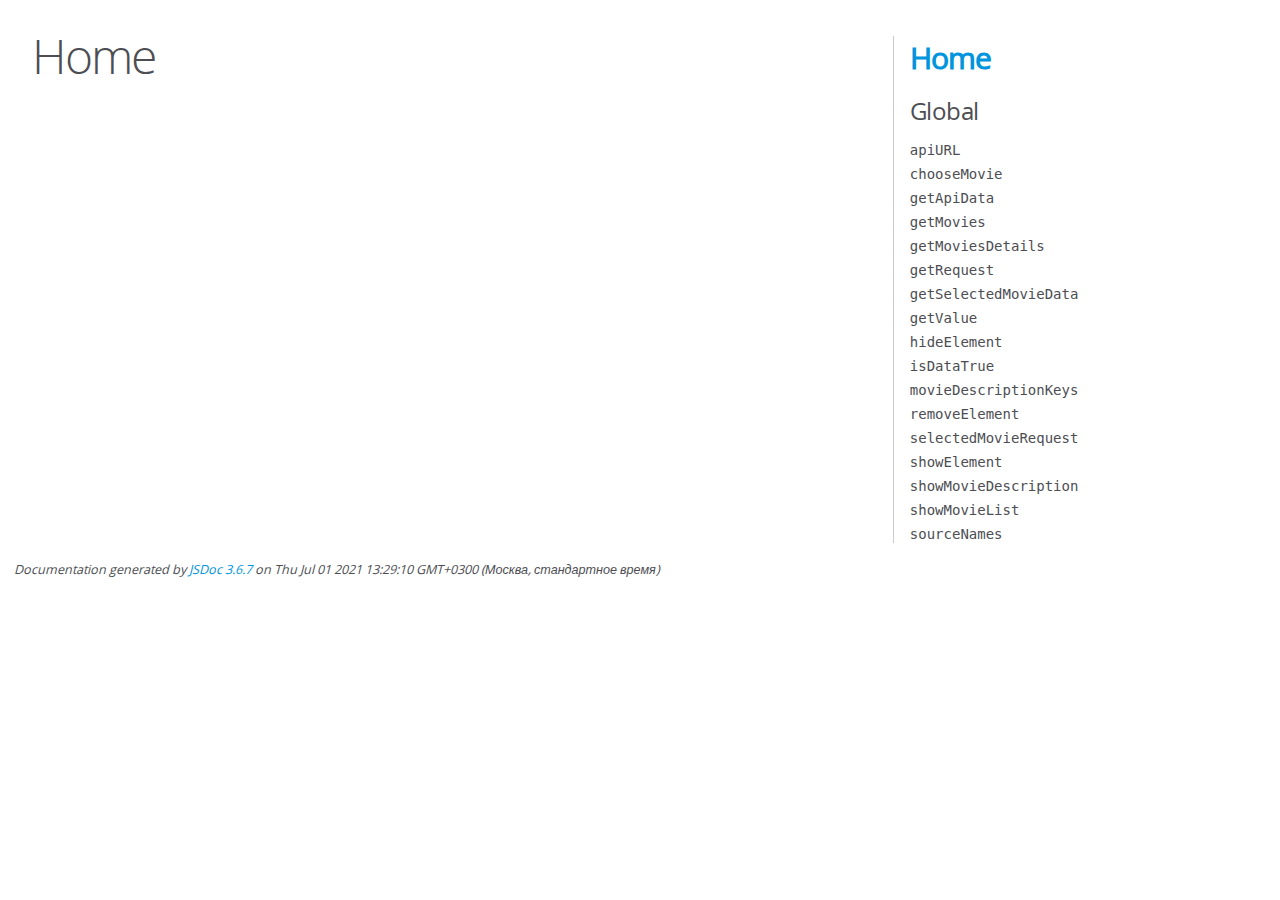
<file: MovieSearcher-JS/doc/index.html>
<!DOCTYPE html>
<html lang="en">
<head>
    <meta charset="utf-8">
    <title>JSDoc: Home</title>

    <script src="scripts/prettify/prettify.js"> </script>
    <script src="scripts/prettify/lang-css.js"> </script>
    <!--[if lt IE 9]>
      <script src="//html5shiv.googlecode.com/svn/trunk/html5.js"></script>
    <![endif]-->
    <link type="text/css" rel="stylesheet" href="styles/prettify-tomorrow.css">
    <link type="text/css" rel="stylesheet" href="styles/jsdoc-default.css">
</head>

<body>

<div id="main">

    <h1 class="page-title">Home</h1>

    



    


    <h3> </h3>










    









</div>

<nav>
    <h2><a href="index.html">Home</a></h2><h3>Global</h3><ul><li><a href="global.html#apiURL">apiURL</a></li><li><a href="global.html#chooseMovie">chooseMovie</a></li><li><a href="global.html#getApiData">getApiData</a></li><li><a href="global.html#getMovies">getMovies</a></li><li><a href="global.html#getMoviesDetails">getMoviesDetails</a></li><li><a href="global.html#getRequest">getRequest</a></li><li><a href="global.html#getSelectedMovieData">getSelectedMovieData</a></li><li><a href="global.html#getValue">getValue</a></li><li><a href="global.html#hideElement">hideElement</a></li><li><a href="global.html#isDataTrue">isDataTrue</a></li><li><a href="global.html#movieDescriptionKeys">movieDescriptionKeys</a></li><li><a href="global.html#removeElement">removeElement</a></li><li><a href="global.html#selectedMovieRequest">selectedMovieRequest</a></li><li><a href="global.html#showElement">showElement</a></li><li><a href="global.html#showMovieDescription">showMovieDescription</a></li><li><a href="global.html#showMovieList">showMovieList</a></li><li><a href="global.html#sourceNames">sourceNames</a></li></ul>
</nav>

<br class="clear">

<footer>
    Documentation generated by <a href="https://github.com/jsdoc/jsdoc">JSDoc 3.6.7</a> on Thu Jul 01 2021 13:29:10 GMT+0300 (Москва, стандартное время)
</footer>

<script> prettyPrint(); </script>
<script src="scripts/linenumber.js"> </script>
</body>
</html>
</file>
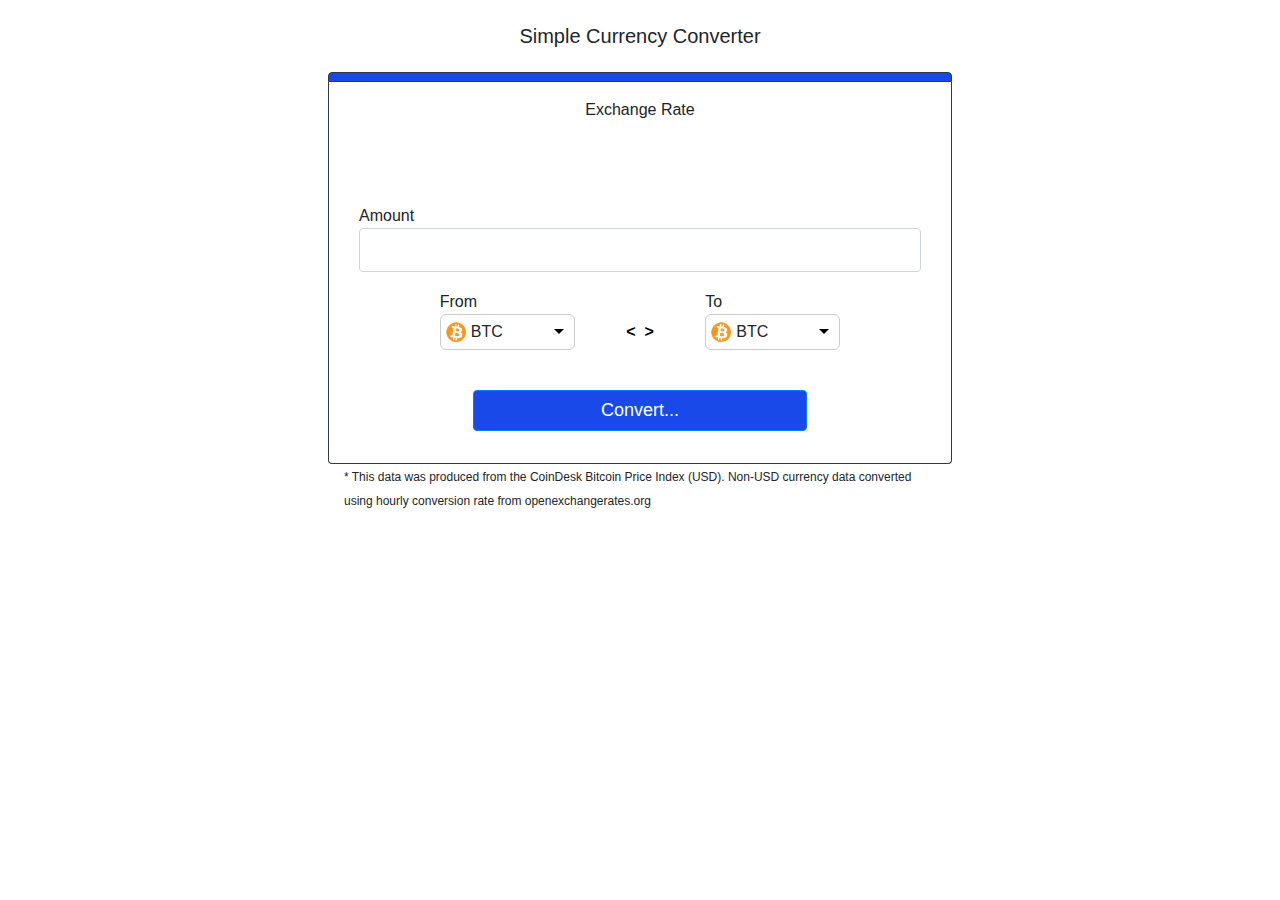
<file: Simple_Currency_Converter/converter.html>
<!DOCTYPE HTML>
<html>

<head>
    <meta charset="UTF-8">
    <meta name="viewport" content="width=device-width, initial-scale=1, shrink-to-fit=no">
    <script src="js/jquery.min.js"></script>
    <script type="text/javascript" src="js/jquery.ddslick.min.js"></script>
    <link rel="stylesheet" href="css/bootstrap.min.css">
</head>

<body>
    <style>
        .dd-selected-text, .dd-option-text {line-height:20px !important;}
     .dd-selected-image {padding-top:2px;}
 </style>
    <div class="col col-sm-10 col-md-8 col-lg-6 pt-4 pb-2 mx-auto ">
        <h5 class="my-0 text-center">Simple Currency Converter</h5>
    </div>
    <div class="px-3 mb-2">
        <div class="py-2"></div>
        <div class="py-1 col col-sm-10 col-md-8 col-lg-6 mx-auto border border-dark rounded-top" style="background-color: #1949E9"></div>
        <div class="col col-sm-10 col-md-8 col-lg-6  border border-dark border-top-0  rounded-bottom mx-auto">
            <form class="">
                <div class="text-center pt-3">Exchange Rate</div>
                <h3 class="row justify-content-center pt-3">
                    <br>
                    <span id="sum"></span>
                </h3>
                <div class="form-row justify-content-center col-auto mx-0 pt-4">
                    <div class="form col px-0 ">
                        <label id="label_Q" for="quantity">Amount</label>
                        <input class="form-control col-auto" id="quantity" type="number" style="font-size:1.25rem; font-weight:500;">
                    </div>
                </div>
                <span id="status" class="form-row justify-content-center " style="color: red; font-weight: bold; font-size: 0.75rem">&#8194;</span>
                <div class="form-row justify-content-center">
                    <div class="form-group col-auto ">
                        <label class="mb-0" for="currency1">From</label>
                        <div id="currency1"></div>
                    </div>
                    <div class="form-group row justify-content-center  my-0 px-0 pt-0 pt-sm-2 col-12 col-sm-3">
                        <input id="swap" class="form-group col-auto my-1 py-1 px-0 shadow-none" type="button" style="font-weight: 900; background: #FFF; border: 0; line-height: 15px" value="<  >" />
                    </div>
                    <div class="form-group col-auto">
                        <label class="mb-0 text-left" for="currency2">To</label>
                        <div id="currency2"></div>
                    </div>
                </div>
            </form>
            <h1 class="row justify-content-center p-4">
                <button class="btn btn-primary col-7 shadow-none" style="background-color: #1949E9; font-size: 1.125rem;" id="convert" type="submit" onclick="convert()">Convert...</button>
            </h1>
            <div class=" row justify-content-end "><span class="pr-2" id="time" style="font-size: 0.75rem"></span></div>
        </div>
        <div class="px-3 col col-sm-10 col-md-8 col-lg-6 mx-auto ">
            <span class="text-justify" style="font-size: 0.75rem">
                * This data was produced from the CoinDesk Bitcoin Price Index (USD).
                Non-USD currency data converted using hourly conversion rate from openexchangerates.org
            </span>
        </div>
    </div>
    <script src="converter.js"></script>
    <script src="js/bootstrap.min.js"></script>
</body>

</html>
</file>
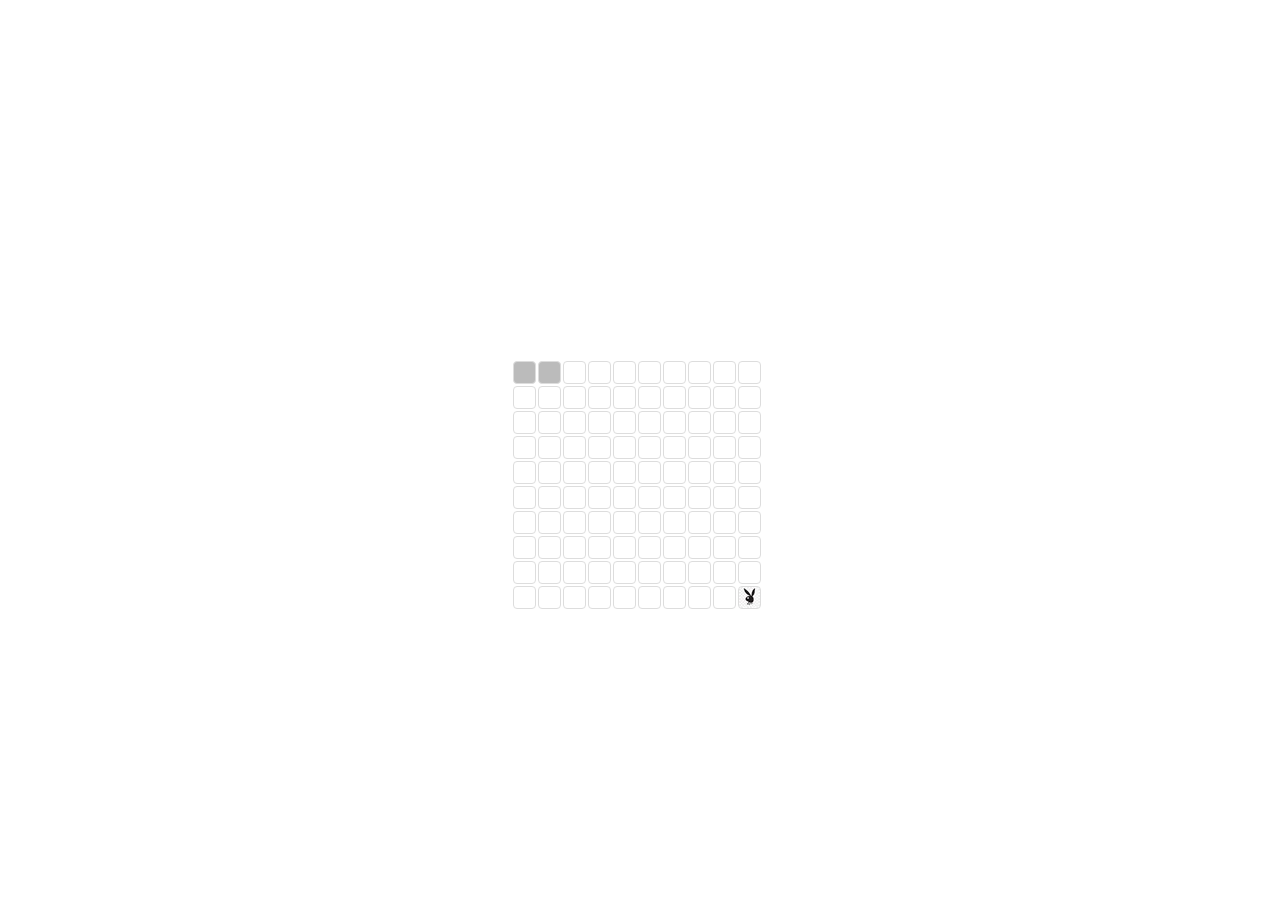
<file: Snake/snake.html>
<!DOCTYPE HTML>
<html lang="en">

<head>
    <meta charset="UTF-8">
    <meta name="viewport" content="width=device-width, initial-scale=1, shrink-to-fit=no">
    <title></title>
</head>


<style type="text/css">

.title1 {
   position: absolute;
   top: 30%;
   left: 40%;
}
.title2 {
   position: absolute;
   top: 35%;
   left: 40%;
}
.main {
   position: absolute;
   top: 40%;
   left: 40%;
}
.main .line {
    clear: both;
}
.main .line div {
    width: 21px;
    height: 21px;
    float: left;
    margin: 1px;
    border: 1px solid #ddd;
    border-radius: 4px;
    background-color: #fff;
    transition: background-color .5s;
}
.main .line div.s {
    background-color: #bbb;
    transition: background-color .5s;
}
.main .line div.r {
    background-image: url(rabbit.jpg);
}
.main .line div.end {
    background-color: red;
    transition: background-color .5s;
}
</style>


<body>
   <div id="gameover" class="title1" hidden>GAME OVER</div>
   <div id="score" class="title2" hidden></div>  
   <div id="main" class="main"></div>

   <script>
//------ drawing cells ------
   	for (let i = 0; i < 10; i++) { 
     		main.insertAdjacentHTML('beforeend', `<div class="line"> 
                                             <div id="` + `${i}` + `_0" class=""></div>
                                             <div id="` + `${i}` + `_1" class=""></div>
                                             <div id="` + `${i}` + `_2" class=""></div>
                                             <div id="` + `${i}` + `_3" class=""></div>
                                             <div id="` + `${i}` + `_4" class=""></div>
                                             <div id="` + `${i}` + `_5" class=""></div>
                                             <div id="` + `${i}` + `_6" class=""></div>
                                             <div id="` + `${i}` + `_7" class=""></div>
                                             <div id="` + `${i}` + `_8" class=""></div>
                                             <div id="` + `${i}` + `_9" class=""></div>
                                          </div>`);  
   }

   const bodyX = [0];
   const bodyY = [0];
   let tailX;
   let tailY;
   let headX = 0;
   let headY = 0;
   let rabbitX = 9;
   let rabbitY = 9;

   let direction = { 'x': 1,
                     'y': 0,
                    };
   let i = 0;


// ------ View -----------
function draw(y, x, className) {
	const cell = document.getElementById(`${y}`+ '_' + `${x}`);
    cell.setAttribute('class', className);
}

function gameOver() {
   draw(headY, headX, 'end');
   clearTimeout(timerId);
   gameover.removeAttribute('hidden');
   score.removeAttribute('hidden');
   score.textContent = 'Your score ' + i;
}

draw(headY, headX, 's');
draw(rabbitY, rabbitX, 'r');


// ------ Model -------
function rabbitCoordinate() {
   return Math.floor(Math.random() * 10);
}

function chekRabbitCoordinate() {
   for (let i = 0; i < bodyX.length; i++) {
      if (bodyX[i] == rabbitX && bodyY[i] == rabbitY) {
         rabbitX = rabbitCoordinate();
         rabbitY = rabbitCoordinate();
         chekRabbitCoordinate();
      } else continue;
   }
return;
}

const timerId = setInterval (function() {

   headX += direction.x;
   headY += direction.y;

   if(headX == 10) headX = 0;
   if(headX == -1) headX = 9;
   if(headY == 10) headY = 0;
   if(headY == -1) headY = 9;
   
   draw(headY, headX, 's');

   bodyX.push(headX);
   bodyY.push(headY);
   
   if (bodyX.length > 4) {
      tailX = bodyX[0];
      tailY = bodyY[0];

      let bodyWhithoutHeadX = bodyX.slice(0, bodyX.length - 3);
      let bodyWhithoutHeadY = bodyY.slice(0, bodyY.length - 3);
      
      for (let i = 0; i < bodyWhithoutHeadX.length - 1; i++) {
         if (headX == bodyWhithoutHeadX[i] && headY == bodyWhithoutHeadY[i]) {
           gameOver(); 
           return;
         }
      }

      if (headX === rabbitX && headY === rabbitY) {
         i++;
         draw(rabbitY, rabbitX, 's');
         
         rabbitX = rabbitCoordinate();
         rabbitY = rabbitCoordinate();

         chekRabbitCoordinate();

         draw(rabbitY, rabbitX, 'r');
      }  else {
            draw(tailY, tailX, ''); 
            bodyX.shift(); bodyY.shift();
         }
	}

}, 600);


// ----- Controller -------
	document.onkeydown = function (event) {
        if (event.keyCode === 37 && direction.x !==  1) direction = {'x': -1, 'y': 0};
        
        if (event.keyCode === 38 && direction.y !==  1) direction = {'x': 0, 'y': -1};
        if (event.keyCode === 39 && direction.x !== -1) direction = {'x': 1, 'y': 0};
        if (event.keyCode === 40 && direction.y !== -1) direction = {'x': 0, 'y': 1};
  };
</script>

</body>

</html>
</file>
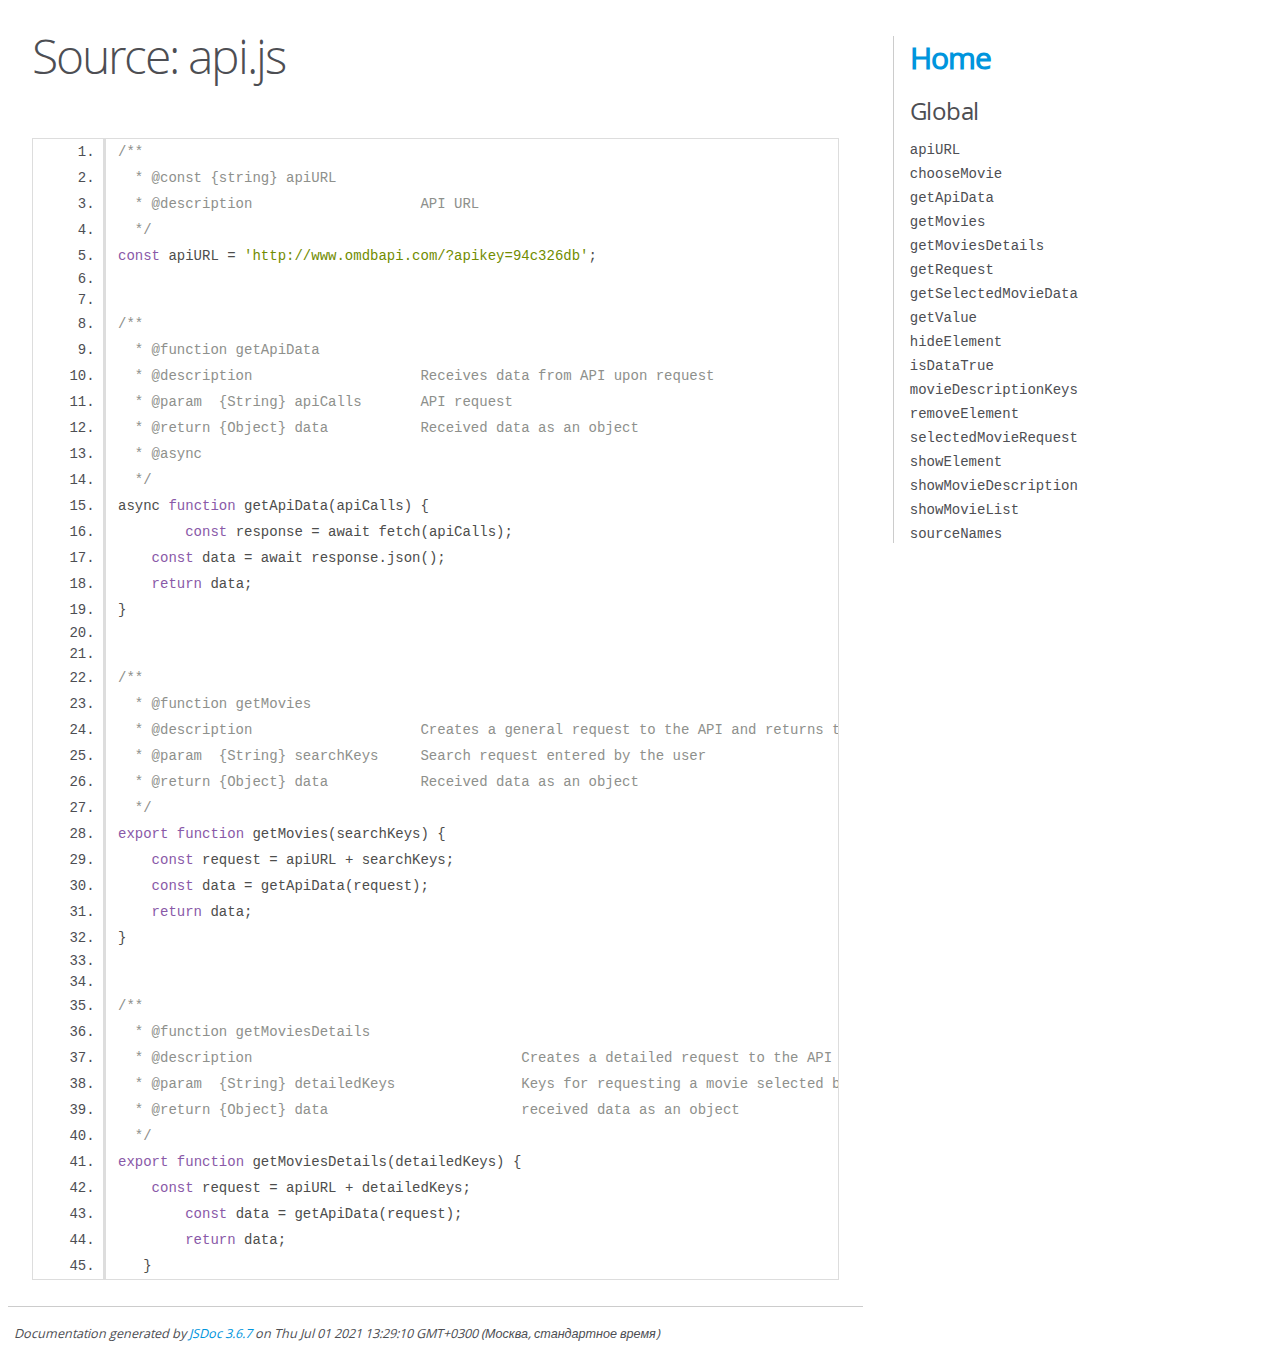
<file: MovieSearcher-JS/doc/api.js.html>
<!DOCTYPE html>
<html lang="en">
<head>
    <meta charset="utf-8">
    <title>JSDoc: Source: api.js</title>

    <script src="scripts/prettify/prettify.js"> </script>
    <script src="scripts/prettify/lang-css.js"> </script>
    <!--[if lt IE 9]>
      <script src="//html5shiv.googlecode.com/svn/trunk/html5.js"></script>
    <![endif]-->
    <link type="text/css" rel="stylesheet" href="styles/prettify-tomorrow.css">
    <link type="text/css" rel="stylesheet" href="styles/jsdoc-default.css">
</head>

<body>

<div id="main">

    <h1 class="page-title">Source: api.js</h1>

    



    
    <section>
        <article>
            <pre class="prettyprint source linenums"><code>/**
  * @const {string} apiURL
  * @description                    API URL 
  */
const apiURL = 'http://www.omdbapi.com/?apikey=94c326db';


/**
  * @function getApiData
  * @description                    Receives data from API upon request
  * @param  {String} apiCalls       API request
  * @return {Object} data           Received data as an object
  * @async
  */
async function getApiData(apiCalls) {
	const response = await fetch(apiCalls);
    const data = await response.json();
    return data;
}


/**
  * @function getMovies
  * @description                    Сreates a general request to the API and returns the received data
  * @param  {String} searchKeys     Search request entered by the user
  * @return {Object} data           Received data as an object
  */
export function getMovies(searchKeys) {
    const request = apiURL + searchKeys;
    const data = getApiData(request); 
    return data;
}


/**
  * @function getMoviesDetails
  * @description                                Сreates a detailed request to the API and returns the received data
  * @param  {String} detailedKeys               Keys for requesting a movie selected by the user
  * @return {Object} data                       received data as an object
  */
export function getMoviesDetails(detailedKeys) {
    const request = apiURL + detailedKeys;
   	const data = getApiData(request); 
   	return data;
   }</code></pre>
        </article>
    </section>




</div>

<nav>
    <h2><a href="index.html">Home</a></h2><h3>Global</h3><ul><li><a href="global.html#apiURL">apiURL</a></li><li><a href="global.html#chooseMovie">chooseMovie</a></li><li><a href="global.html#getApiData">getApiData</a></li><li><a href="global.html#getMovies">getMovies</a></li><li><a href="global.html#getMoviesDetails">getMoviesDetails</a></li><li><a href="global.html#getRequest">getRequest</a></li><li><a href="global.html#getSelectedMovieData">getSelectedMovieData</a></li><li><a href="global.html#getValue">getValue</a></li><li><a href="global.html#hideElement">hideElement</a></li><li><a href="global.html#isDataTrue">isDataTrue</a></li><li><a href="global.html#movieDescriptionKeys">movieDescriptionKeys</a></li><li><a href="global.html#removeElement">removeElement</a></li><li><a href="global.html#selectedMovieRequest">selectedMovieRequest</a></li><li><a href="global.html#showElement">showElement</a></li><li><a href="global.html#showMovieDescription">showMovieDescription</a></li><li><a href="global.html#showMovieList">showMovieList</a></li><li><a href="global.html#sourceNames">sourceNames</a></li></ul>
</nav>

<br class="clear">

<footer>
    Documentation generated by <a href="https://github.com/jsdoc/jsdoc">JSDoc 3.6.7</a> on Thu Jul 01 2021 13:29:10 GMT+0300 (Москва, стандартное время)
</footer>

<script> prettyPrint(); </script>
<script src="scripts/linenumber.js"> </script>
</body>
</html>
</file>
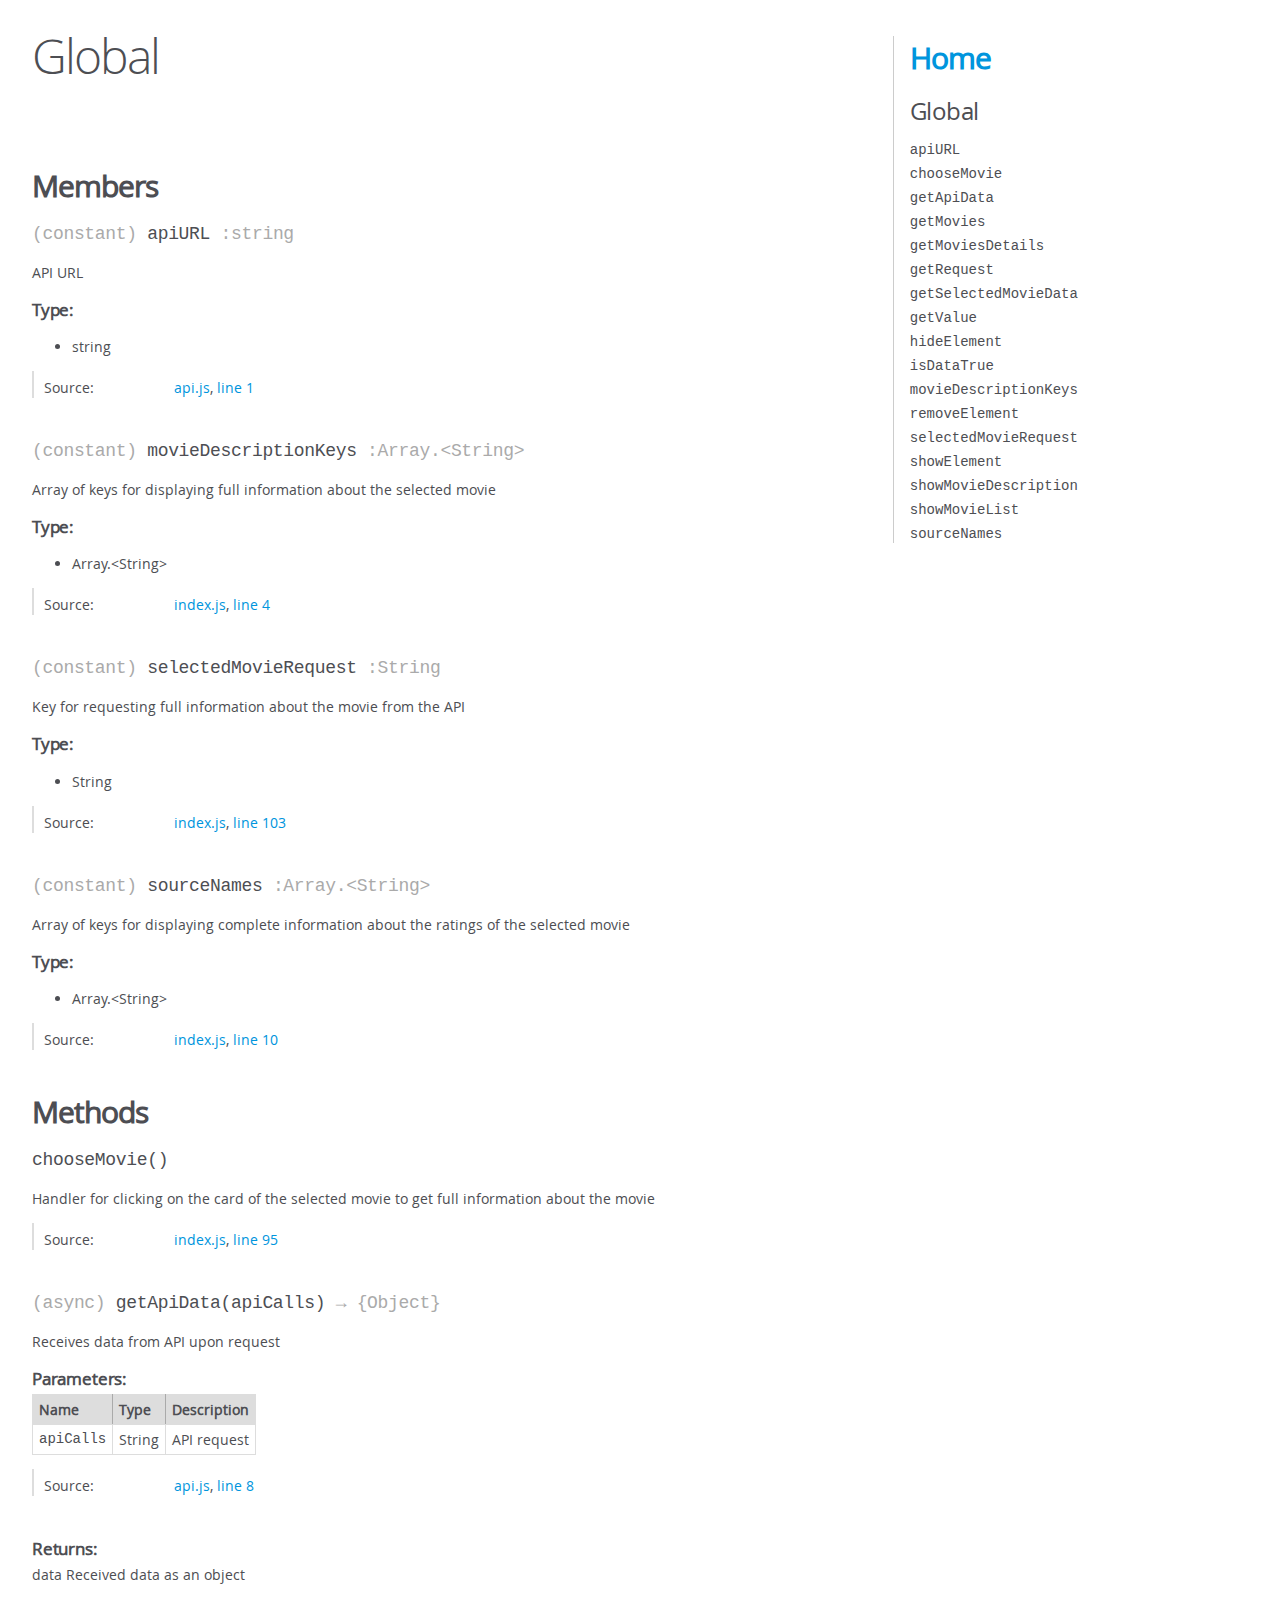
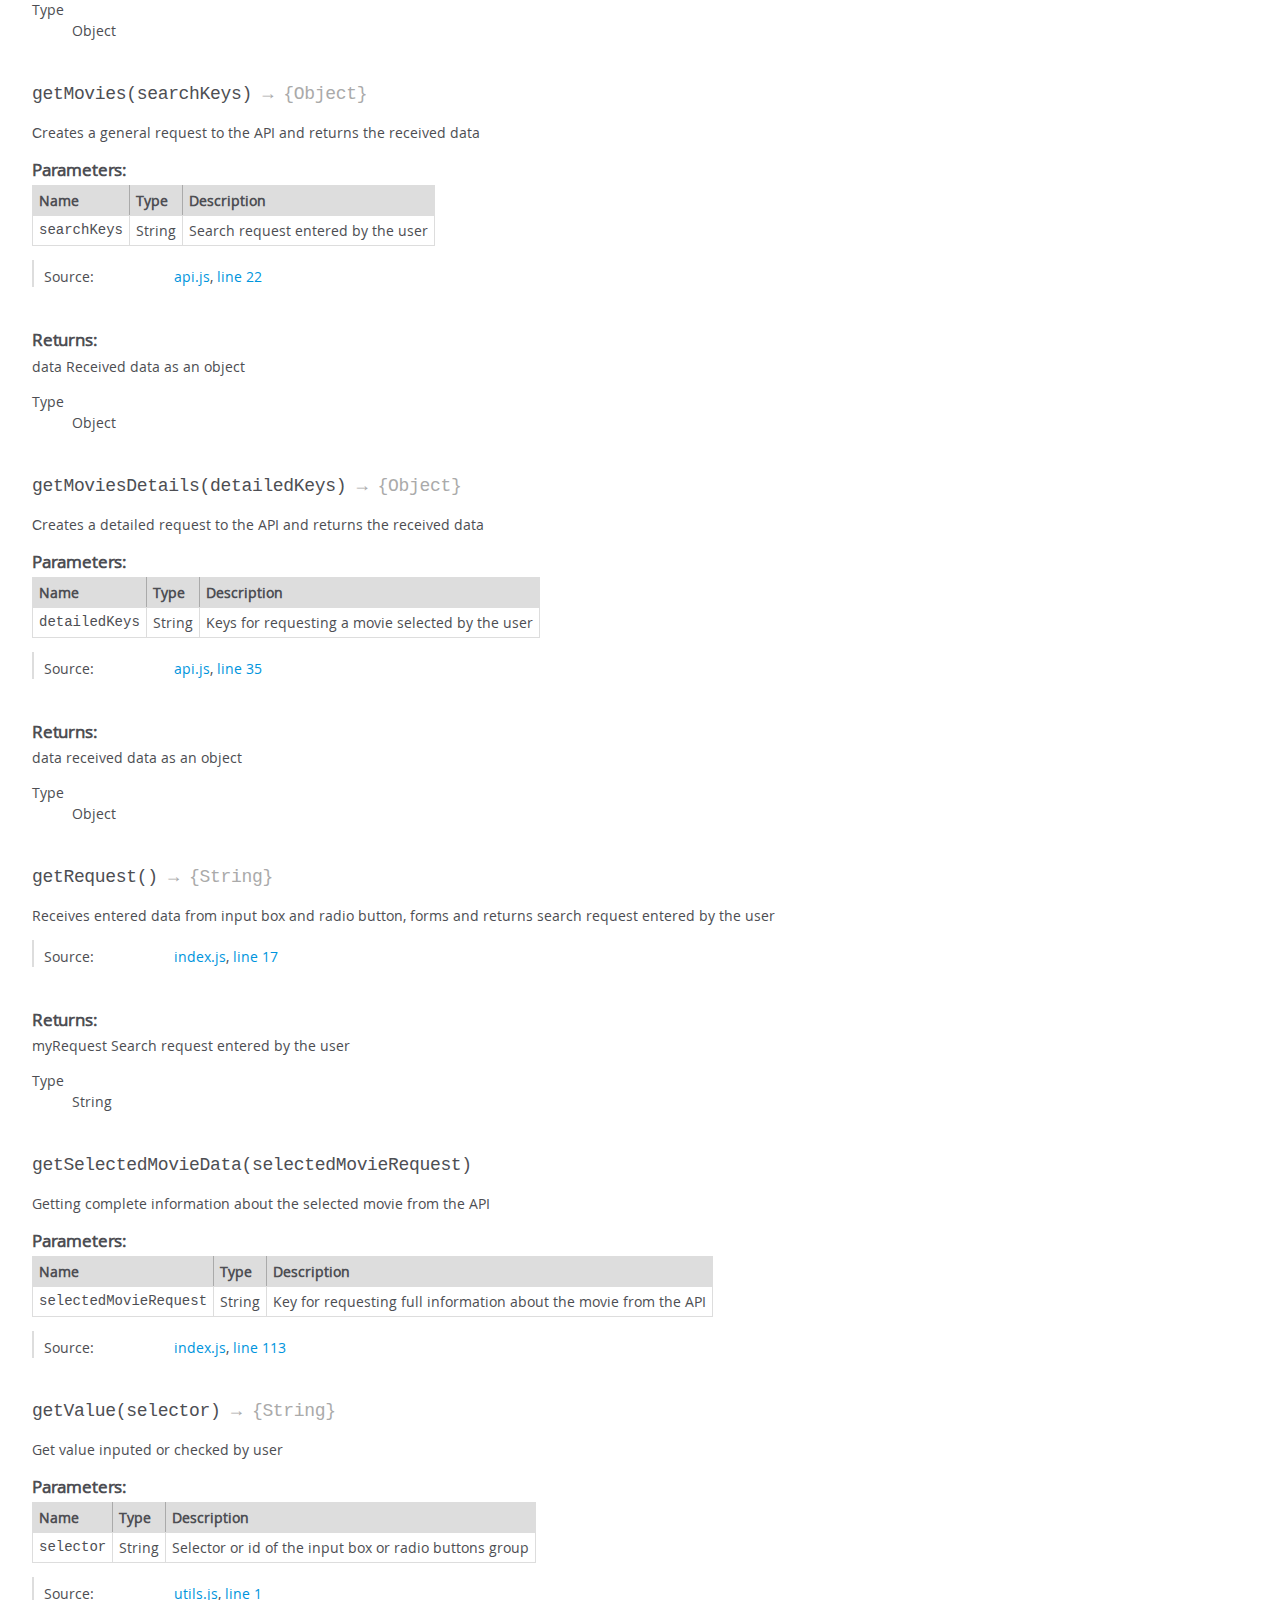
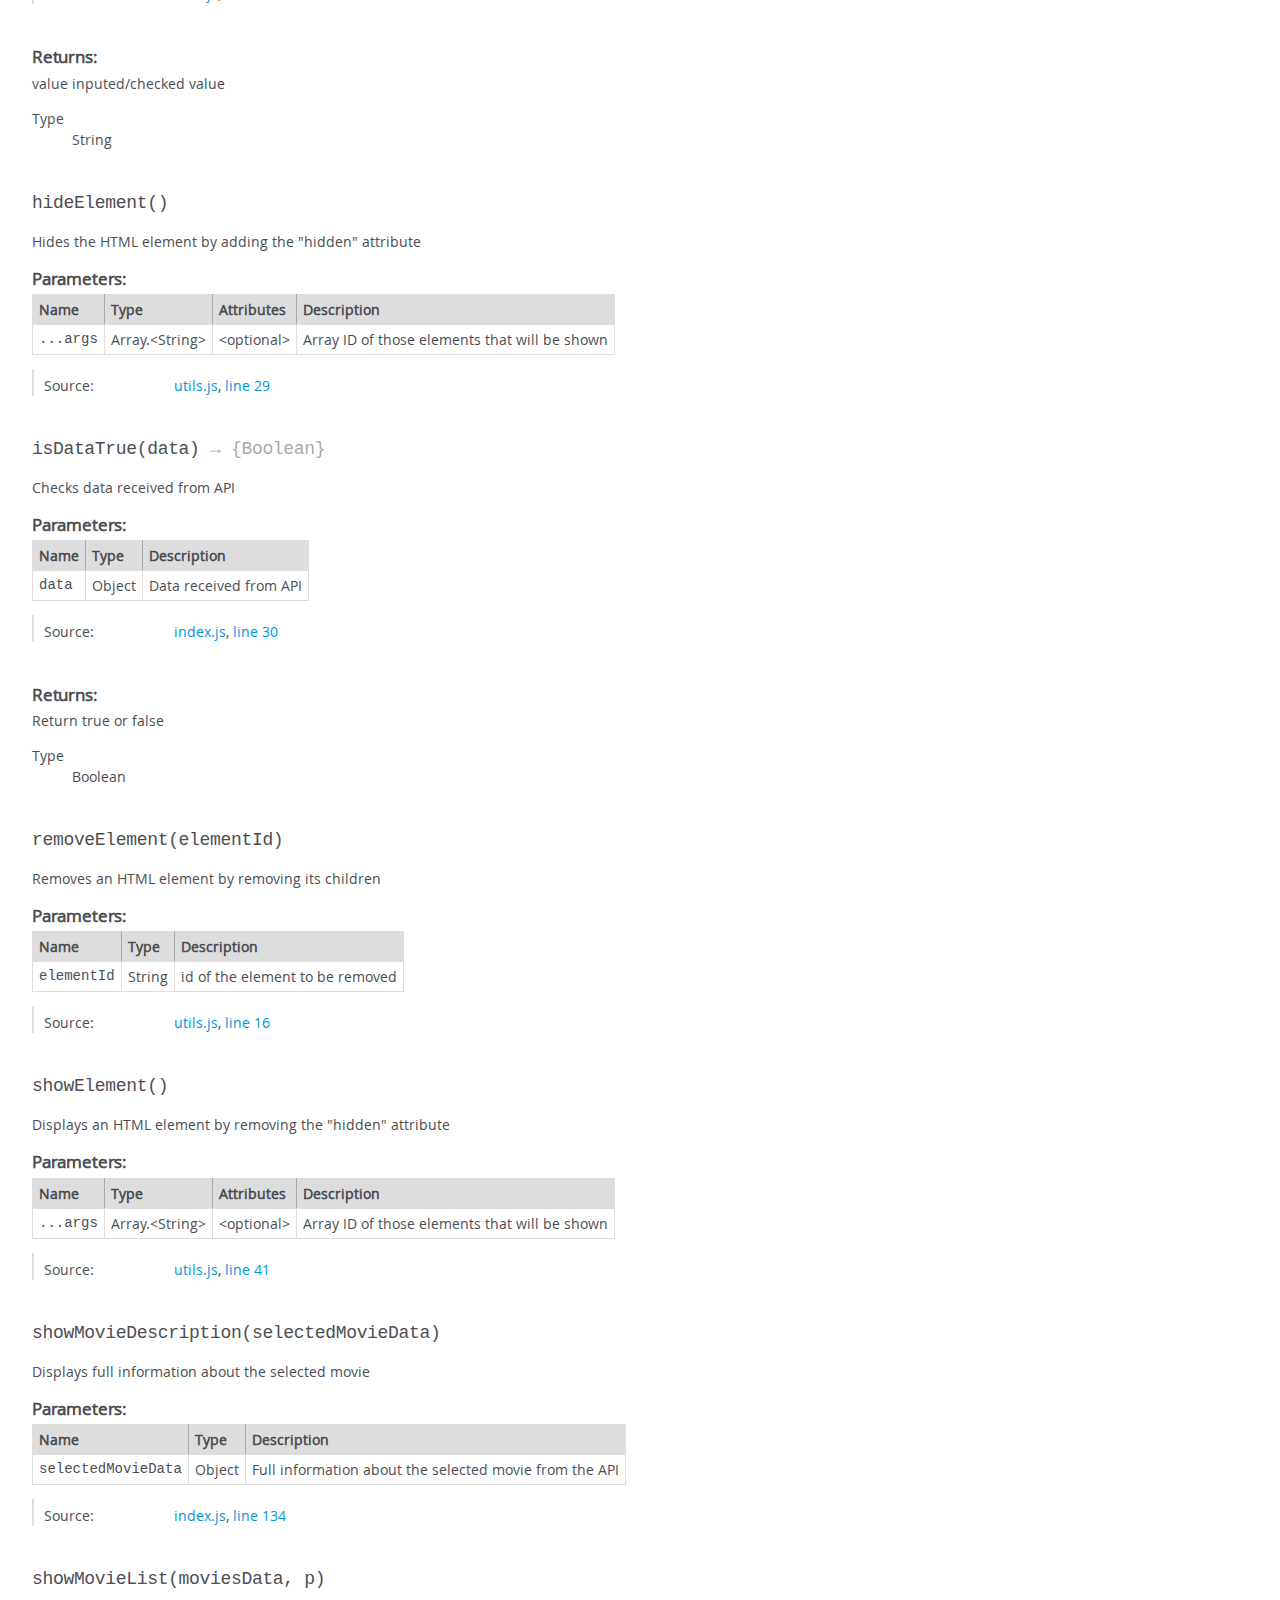
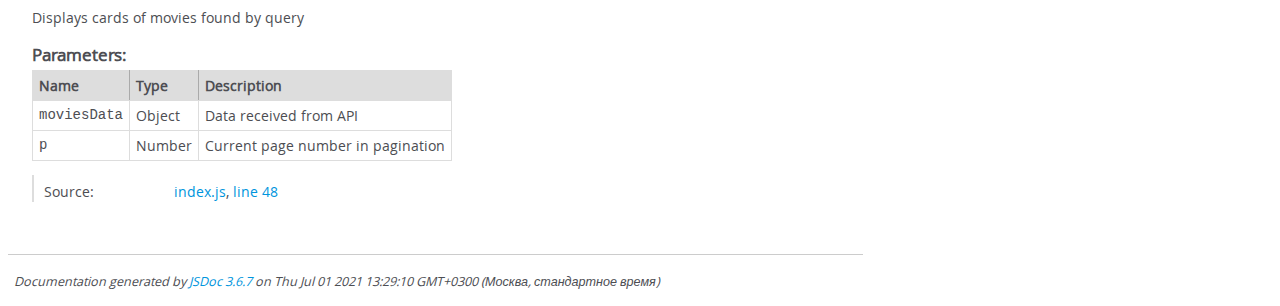
<file: MovieSearcher-JS/doc/global.html>
<!DOCTYPE html>
<html lang="en">
<head>
    <meta charset="utf-8">
    <title>JSDoc: Global</title>

    <script src="scripts/prettify/prettify.js"> </script>
    <script src="scripts/prettify/lang-css.js"> </script>
    <!--[if lt IE 9]>
      <script src="//html5shiv.googlecode.com/svn/trunk/html5.js"></script>
    <![endif]-->
    <link type="text/css" rel="stylesheet" href="styles/prettify-tomorrow.css">
    <link type="text/css" rel="stylesheet" href="styles/jsdoc-default.css">
</head>

<body>

<div id="main">

    <h1 class="page-title">Global</h1>

    




<section>

<header>
    
        <h2></h2>
        
    
</header>

<article>
    <div class="container-overview">
    
        

        


<dl class="details">

    

    

    

    

    

    

    

    

    

    

    

    

    

    

    

    
</dl>


        
    
    </div>

    

    

    

    

    

    

    
        <h3 class="subsection-title">Members</h3>

        
            
<h4 class="name" id="apiURL"><span class="type-signature">(constant) </span>apiURL<span class="type-signature"> :string</span></h4>




<div class="description">
    API URL
</div>



    <h5>Type:</h5>
    <ul>
        <li>
            
<span class="param-type">string</span>


        </li>
    </ul>





<dl class="details">

    

    

    

    

    

    

    

    

    

    

    

    

    
    <dt class="tag-source">Source:</dt>
    <dd class="tag-source"><ul class="dummy"><li>
        <a href="api.js.html">api.js</a>, <a href="api.js.html#line1">line 1</a>
    </li></ul></dd>
    

    

    

    
</dl>






        
            
<h4 class="name" id="movieDescriptionKeys"><span class="type-signature">(constant) </span>movieDescriptionKeys<span class="type-signature"> :Array.&lt;String></span></h4>




<div class="description">
    Array of keys for displaying full information about the selected movie
</div>



    <h5>Type:</h5>
    <ul>
        <li>
            
<span class="param-type">Array.&lt;String></span>


        </li>
    </ul>





<dl class="details">

    

    

    

    

    

    

    

    

    

    

    

    

    
    <dt class="tag-source">Source:</dt>
    <dd class="tag-source"><ul class="dummy"><li>
        <a href="index.js.html">index.js</a>, <a href="index.js.html#line4">line 4</a>
    </li></ul></dd>
    

    

    

    
</dl>






        
            
<h4 class="name" id="selectedMovieRequest"><span class="type-signature">(constant) </span>selectedMovieRequest<span class="type-signature"> :String</span></h4>




<div class="description">
    Key for requesting full information about the movie from the API
</div>



    <h5>Type:</h5>
    <ul>
        <li>
            
<span class="param-type">String</span>


        </li>
    </ul>





<dl class="details">

    

    

    

    

    

    

    

    

    

    

    

    

    
    <dt class="tag-source">Source:</dt>
    <dd class="tag-source"><ul class="dummy"><li>
        <a href="index.js.html">index.js</a>, <a href="index.js.html#line103">line 103</a>
    </li></ul></dd>
    

    

    

    
</dl>






        
            
<h4 class="name" id="sourceNames"><span class="type-signature">(constant) </span>sourceNames<span class="type-signature"> :Array.&lt;String></span></h4>




<div class="description">
    Array of keys for displaying complete information about the ratings of the selected movie
</div>



    <h5>Type:</h5>
    <ul>
        <li>
            
<span class="param-type">Array.&lt;String></span>


        </li>
    </ul>





<dl class="details">

    

    

    

    

    

    

    

    

    

    

    

    

    
    <dt class="tag-source">Source:</dt>
    <dd class="tag-source"><ul class="dummy"><li>
        <a href="index.js.html">index.js</a>, <a href="index.js.html#line10">line 10</a>
    </li></ul></dd>
    

    

    

    
</dl>






        
    

    
        <h3 class="subsection-title">Methods</h3>

        
            

    

    
    <h4 class="name" id="chooseMovie"><span class="type-signature"></span>chooseMovie<span class="signature">()</span><span class="type-signature"></span></h4>
    

    



<div class="description">
    Handler for clicking on the card of the selected movie to get full information about the movie
</div>













<dl class="details">

    

    

    

    

    

    

    

    

    

    

    

    

    
    <dt class="tag-source">Source:</dt>
    <dd class="tag-source"><ul class="dummy"><li>
        <a href="index.js.html">index.js</a>, <a href="index.js.html#line95">line 95</a>
    </li></ul></dd>
    

    

    

    
</dl>




















        
            

    

    
    <h4 class="name" id="getApiData"><span class="type-signature">(async) </span>getApiData<span class="signature">(apiCalls)</span><span class="type-signature"> &rarr; {Object}</span></h4>
    

    



<div class="description">
    Receives data from API upon request
</div>









    <h5>Parameters:</h5>
    

<table class="params">
    <thead>
    <tr>
        
        <th>Name</th>
        

        <th>Type</th>

        

        

        <th class="last">Description</th>
    </tr>
    </thead>

    <tbody>
    

        <tr>
            
                <td class="name"><code>apiCalls</code></td>
            

            <td class="type">
            
                
<span class="param-type">String</span>


            
            </td>

            

            

            <td class="description last">API request</td>
        </tr>

    
    </tbody>
</table>






<dl class="details">

    

    

    

    

    

    

    

    

    

    

    

    

    
    <dt class="tag-source">Source:</dt>
    <dd class="tag-source"><ul class="dummy"><li>
        <a href="api.js.html">api.js</a>, <a href="api.js.html#line8">line 8</a>
    </li></ul></dd>
    

    

    

    
</dl>















<h5>Returns:</h5>

        
<div class="param-desc">
    data           Received data as an object
</div>



<dl>
    <dt>
        Type
    </dt>
    <dd>
        
<span class="param-type">Object</span>


    </dd>
</dl>

    





        
            

    

    
    <h4 class="name" id="getMovies"><span class="type-signature"></span>getMovies<span class="signature">(searchKeys)</span><span class="type-signature"> &rarr; {Object}</span></h4>
    

    



<div class="description">
    Сreates a general request to the API and returns the received data
</div>









    <h5>Parameters:</h5>
    

<table class="params">
    <thead>
    <tr>
        
        <th>Name</th>
        

        <th>Type</th>

        

        

        <th class="last">Description</th>
    </tr>
    </thead>

    <tbody>
    

        <tr>
            
                <td class="name"><code>searchKeys</code></td>
            

            <td class="type">
            
                
<span class="param-type">String</span>


            
            </td>

            

            

            <td class="description last">Search request entered by the user</td>
        </tr>

    
    </tbody>
</table>






<dl class="details">

    

    

    

    

    

    

    

    

    

    

    

    

    
    <dt class="tag-source">Source:</dt>
    <dd class="tag-source"><ul class="dummy"><li>
        <a href="api.js.html">api.js</a>, <a href="api.js.html#line22">line 22</a>
    </li></ul></dd>
    

    

    

    
</dl>















<h5>Returns:</h5>

        
<div class="param-desc">
    data           Received data as an object
</div>



<dl>
    <dt>
        Type
    </dt>
    <dd>
        
<span class="param-type">Object</span>


    </dd>
</dl>

    





        
            

    

    
    <h4 class="name" id="getMoviesDetails"><span class="type-signature"></span>getMoviesDetails<span class="signature">(detailedKeys)</span><span class="type-signature"> &rarr; {Object}</span></h4>
    

    



<div class="description">
    Сreates a detailed request to the API and returns the received data
</div>









    <h5>Parameters:</h5>
    

<table class="params">
    <thead>
    <tr>
        
        <th>Name</th>
        

        <th>Type</th>

        

        

        <th class="last">Description</th>
    </tr>
    </thead>

    <tbody>
    

        <tr>
            
                <td class="name"><code>detailedKeys</code></td>
            

            <td class="type">
            
                
<span class="param-type">String</span>


            
            </td>

            

            

            <td class="description last">Keys for requesting a movie selected by the user</td>
        </tr>

    
    </tbody>
</table>






<dl class="details">

    

    

    

    

    

    

    

    

    

    

    

    

    
    <dt class="tag-source">Source:</dt>
    <dd class="tag-source"><ul class="dummy"><li>
        <a href="api.js.html">api.js</a>, <a href="api.js.html#line35">line 35</a>
    </li></ul></dd>
    

    

    

    
</dl>















<h5>Returns:</h5>

        
<div class="param-desc">
    data                       received data as an object
</div>



<dl>
    <dt>
        Type
    </dt>
    <dd>
        
<span class="param-type">Object</span>


    </dd>
</dl>

    





        
            

    

    
    <h4 class="name" id="getRequest"><span class="type-signature"></span>getRequest<span class="signature">()</span><span class="type-signature"> &rarr; {String}</span></h4>
    

    



<div class="description">
    Receives entered data from input box and radio button, forms and returns search request entered by the user
</div>













<dl class="details">

    

    

    

    

    

    

    

    

    

    

    

    

    
    <dt class="tag-source">Source:</dt>
    <dd class="tag-source"><ul class="dummy"><li>
        <a href="index.js.html">index.js</a>, <a href="index.js.html#line17">line 17</a>
    </li></ul></dd>
    

    

    

    
</dl>















<h5>Returns:</h5>

        
<div class="param-desc">
    myRequest      Search request entered by the user
</div>



<dl>
    <dt>
        Type
    </dt>
    <dd>
        
<span class="param-type">String</span>


    </dd>
</dl>

    





        
            

    

    
    <h4 class="name" id="getSelectedMovieData"><span class="type-signature"></span>getSelectedMovieData<span class="signature">(selectedMovieRequest)</span><span class="type-signature"></span></h4>
    

    



<div class="description">
    Getting complete information about the selected movie from the API
</div>









    <h5>Parameters:</h5>
    

<table class="params">
    <thead>
    <tr>
        
        <th>Name</th>
        

        <th>Type</th>

        

        

        <th class="last">Description</th>
    </tr>
    </thead>

    <tbody>
    

        <tr>
            
                <td class="name"><code>selectedMovieRequest</code></td>
            

            <td class="type">
            
                
<span class="param-type">String</span>


            
            </td>

            

            

            <td class="description last">Key for requesting full information about the movie from the API</td>
        </tr>

    
    </tbody>
</table>






<dl class="details">

    

    

    

    

    

    

    

    

    

    

    

    

    
    <dt class="tag-source">Source:</dt>
    <dd class="tag-source"><ul class="dummy"><li>
        <a href="index.js.html">index.js</a>, <a href="index.js.html#line113">line 113</a>
    </li></ul></dd>
    

    

    

    
</dl>




















        
            

    

    
    <h4 class="name" id="getValue"><span class="type-signature"></span>getValue<span class="signature">(selector)</span><span class="type-signature"> &rarr; {String}</span></h4>
    

    



<div class="description">
    Get value inputed or checked by user
</div>









    <h5>Parameters:</h5>
    

<table class="params">
    <thead>
    <tr>
        
        <th>Name</th>
        

        <th>Type</th>

        

        

        <th class="last">Description</th>
    </tr>
    </thead>

    <tbody>
    

        <tr>
            
                <td class="name"><code>selector</code></td>
            

            <td class="type">
            
                
<span class="param-type">String</span>


            
            </td>

            

            

            <td class="description last">Selector or id of the input box or radio buttons group</td>
        </tr>

    
    </tbody>
</table>






<dl class="details">

    

    

    

    

    

    

    

    

    

    

    

    

    
    <dt class="tag-source">Source:</dt>
    <dd class="tag-source"><ul class="dummy"><li>
        <a href="utils.js.html">utils.js</a>, <a href="utils.js.html#line1">line 1</a>
    </li></ul></dd>
    

    

    

    
</dl>















<h5>Returns:</h5>

        
<div class="param-desc">
    value          inputed/checked value
</div>



<dl>
    <dt>
        Type
    </dt>
    <dd>
        
<span class="param-type">String</span>


    </dd>
</dl>

    





        
            

    

    
    <h4 class="name" id="hideElement"><span class="type-signature"></span>hideElement<span class="signature">()</span><span class="type-signature"></span></h4>
    

    



<div class="description">
    Hides the HTML element by adding the "hidden" attribute
</div>









    <h5>Parameters:</h5>
    

<table class="params">
    <thead>
    <tr>
        
        <th>Name</th>
        

        <th>Type</th>

        
        <th>Attributes</th>
        

        

        <th class="last">Description</th>
    </tr>
    </thead>

    <tbody>
    

        <tr>
            
                <td class="name"><code>...args</code></td>
            

            <td class="type">
            
                
<span class="param-type">Array.&lt;String></span>


            
            </td>

            
                <td class="attributes">
                
                    &lt;optional><br>
                

                

                
                </td>
            

            

            <td class="description last">Array ID of those elements that will be shown</td>
        </tr>

    
    </tbody>
</table>






<dl class="details">

    

    

    

    

    

    

    

    

    

    

    

    

    
    <dt class="tag-source">Source:</dt>
    <dd class="tag-source"><ul class="dummy"><li>
        <a href="utils.js.html">utils.js</a>, <a href="utils.js.html#line29">line 29</a>
    </li></ul></dd>
    

    

    

    
</dl>




















        
            

    

    
    <h4 class="name" id="isDataTrue"><span class="type-signature"></span>isDataTrue<span class="signature">(data)</span><span class="type-signature"> &rarr; {Boolean}</span></h4>
    

    



<div class="description">
    Checks data received from API
</div>









    <h5>Parameters:</h5>
    

<table class="params">
    <thead>
    <tr>
        
        <th>Name</th>
        

        <th>Type</th>

        

        

        <th class="last">Description</th>
    </tr>
    </thead>

    <tbody>
    

        <tr>
            
                <td class="name"><code>data</code></td>
            

            <td class="type">
            
                
<span class="param-type">Object</span>


            
            </td>

            

            

            <td class="description last">Data received from API</td>
        </tr>

    
    </tbody>
</table>






<dl class="details">

    

    

    

    

    

    

    

    

    

    

    

    

    
    <dt class="tag-source">Source:</dt>
    <dd class="tag-source"><ul class="dummy"><li>
        <a href="index.js.html">index.js</a>, <a href="index.js.html#line30">line 30</a>
    </li></ul></dd>
    

    

    

    
</dl>















<h5>Returns:</h5>

        
<div class="param-desc">
    Return true or false
</div>



<dl>
    <dt>
        Type
    </dt>
    <dd>
        
<span class="param-type">Boolean</span>


    </dd>
</dl>

    





        
            

    

    
    <h4 class="name" id="removeElement"><span class="type-signature"></span>removeElement<span class="signature">(elementId)</span><span class="type-signature"></span></h4>
    

    



<div class="description">
    Removes an HTML element by removing its children
</div>









    <h5>Parameters:</h5>
    

<table class="params">
    <thead>
    <tr>
        
        <th>Name</th>
        

        <th>Type</th>

        

        

        <th class="last">Description</th>
    </tr>
    </thead>

    <tbody>
    

        <tr>
            
                <td class="name"><code>elementId</code></td>
            

            <td class="type">
            
                
<span class="param-type">String</span>


            
            </td>

            

            

            <td class="description last">id of the element to be removed</td>
        </tr>

    
    </tbody>
</table>






<dl class="details">

    

    

    

    

    

    

    

    

    

    

    

    

    
    <dt class="tag-source">Source:</dt>
    <dd class="tag-source"><ul class="dummy"><li>
        <a href="utils.js.html">utils.js</a>, <a href="utils.js.html#line16">line 16</a>
    </li></ul></dd>
    

    

    

    
</dl>




















        
            

    

    
    <h4 class="name" id="showElement"><span class="type-signature"></span>showElement<span class="signature">()</span><span class="type-signature"></span></h4>
    

    



<div class="description">
    Displays an HTML element by removing the "hidden" attribute
</div>









    <h5>Parameters:</h5>
    

<table class="params">
    <thead>
    <tr>
        
        <th>Name</th>
        

        <th>Type</th>

        
        <th>Attributes</th>
        

        

        <th class="last">Description</th>
    </tr>
    </thead>

    <tbody>
    

        <tr>
            
                <td class="name"><code>...args</code></td>
            

            <td class="type">
            
                
<span class="param-type">Array.&lt;String></span>


            
            </td>

            
                <td class="attributes">
                
                    &lt;optional><br>
                

                

                
                </td>
            

            

            <td class="description last">Array ID of those elements that will be shown</td>
        </tr>

    
    </tbody>
</table>






<dl class="details">

    

    

    

    

    

    

    

    

    

    

    

    

    
    <dt class="tag-source">Source:</dt>
    <dd class="tag-source"><ul class="dummy"><li>
        <a href="utils.js.html">utils.js</a>, <a href="utils.js.html#line41">line 41</a>
    </li></ul></dd>
    

    

    

    
</dl>




















        
            

    

    
    <h4 class="name" id="showMovieDescription"><span class="type-signature"></span>showMovieDescription<span class="signature">(selectedMovieData)</span><span class="type-signature"></span></h4>
    

    



<div class="description">
    Displays full information about the selected movie
</div>









    <h5>Parameters:</h5>
    

<table class="params">
    <thead>
    <tr>
        
        <th>Name</th>
        

        <th>Type</th>

        

        

        <th class="last">Description</th>
    </tr>
    </thead>

    <tbody>
    

        <tr>
            
                <td class="name"><code>selectedMovieData</code></td>
            

            <td class="type">
            
                
<span class="param-type">Object</span>


            
            </td>

            

            

            <td class="description last">Full information about the selected movie from the API</td>
        </tr>

    
    </tbody>
</table>






<dl class="details">

    

    

    

    

    

    

    

    

    

    

    

    

    
    <dt class="tag-source">Source:</dt>
    <dd class="tag-source"><ul class="dummy"><li>
        <a href="index.js.html">index.js</a>, <a href="index.js.html#line134">line 134</a>
    </li></ul></dd>
    

    

    

    
</dl>




















        
            

    

    
    <h4 class="name" id="showMovieList"><span class="type-signature"></span>showMovieList<span class="signature">(moviesData, p)</span><span class="type-signature"></span></h4>
    

    



<div class="description">
    Displays cards of movies found by query
</div>









    <h5>Parameters:</h5>
    

<table class="params">
    <thead>
    <tr>
        
        <th>Name</th>
        

        <th>Type</th>

        

        

        <th class="last">Description</th>
    </tr>
    </thead>

    <tbody>
    

        <tr>
            
                <td class="name"><code>moviesData</code></td>
            

            <td class="type">
            
                
<span class="param-type">Object</span>


            
            </td>

            

            

            <td class="description last">Data received from API</td>
        </tr>

    

        <tr>
            
                <td class="name"><code>p</code></td>
            

            <td class="type">
            
                
<span class="param-type">Number</span>


            
            </td>

            

            

            <td class="description last">Current page number in pagination</td>
        </tr>

    
    </tbody>
</table>






<dl class="details">

    

    

    

    

    

    

    

    

    

    

    

    

    
    <dt class="tag-source">Source:</dt>
    <dd class="tag-source"><ul class="dummy"><li>
        <a href="index.js.html">index.js</a>, <a href="index.js.html#line48">line 48</a>
    </li></ul></dd>
    

    

    

    
</dl>




















        
    

    

    
</article>

</section>




</div>

<nav>
    <h2><a href="index.html">Home</a></h2><h3>Global</h3><ul><li><a href="global.html#apiURL">apiURL</a></li><li><a href="global.html#chooseMovie">chooseMovie</a></li><li><a href="global.html#getApiData">getApiData</a></li><li><a href="global.html#getMovies">getMovies</a></li><li><a href="global.html#getMoviesDetails">getMoviesDetails</a></li><li><a href="global.html#getRequest">getRequest</a></li><li><a href="global.html#getSelectedMovieData">getSelectedMovieData</a></li><li><a href="global.html#getValue">getValue</a></li><li><a href="global.html#hideElement">hideElement</a></li><li><a href="global.html#isDataTrue">isDataTrue</a></li><li><a href="global.html#movieDescriptionKeys">movieDescriptionKeys</a></li><li><a href="global.html#removeElement">removeElement</a></li><li><a href="global.html#selectedMovieRequest">selectedMovieRequest</a></li><li><a href="global.html#showElement">showElement</a></li><li><a href="global.html#showMovieDescription">showMovieDescription</a></li><li><a href="global.html#showMovieList">showMovieList</a></li><li><a href="global.html#sourceNames">sourceNames</a></li></ul>
</nav>

<br class="clear">

<footer>
    Documentation generated by <a href="https://github.com/jsdoc/jsdoc">JSDoc 3.6.7</a> on Thu Jul 01 2021 13:29:10 GMT+0300 (Москва, стандартное время)
</footer>

<script> prettyPrint(); </script>
<script src="scripts/linenumber.js"> </script>
</body>
</html>
</file>
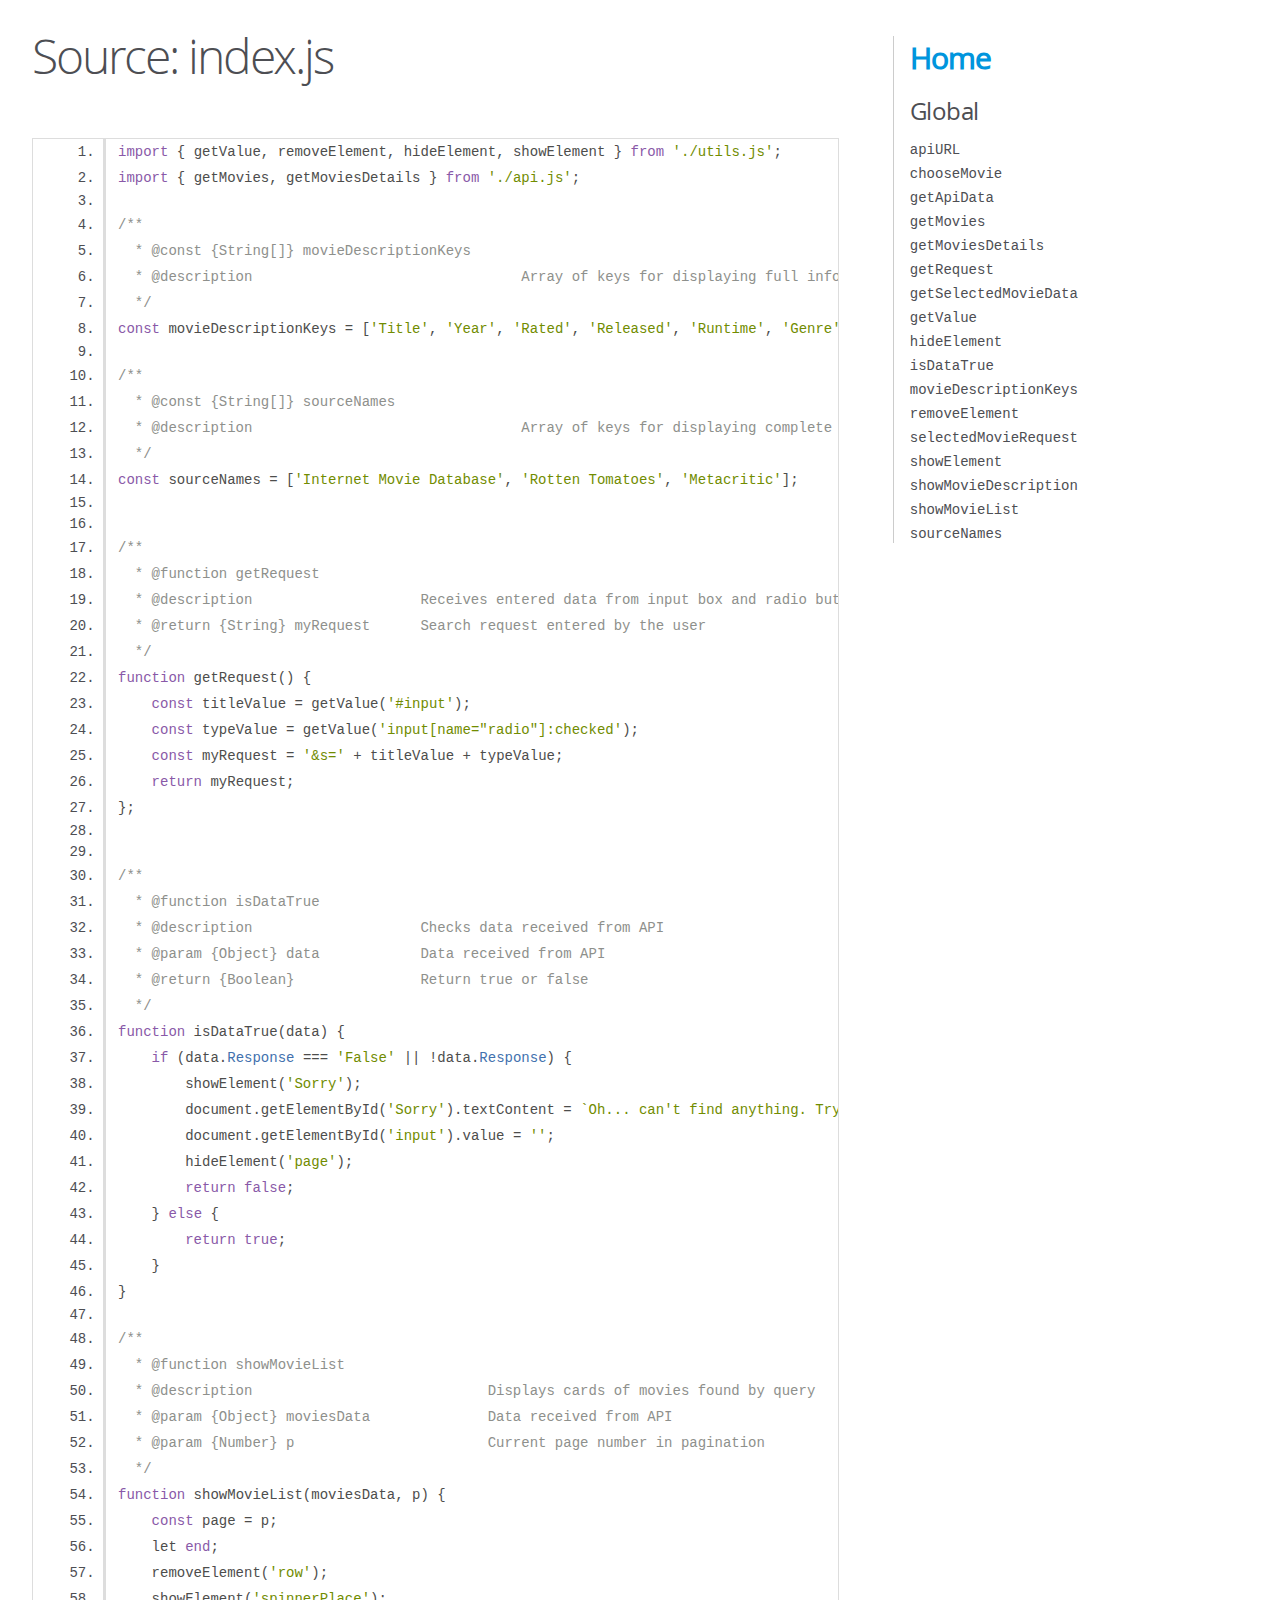
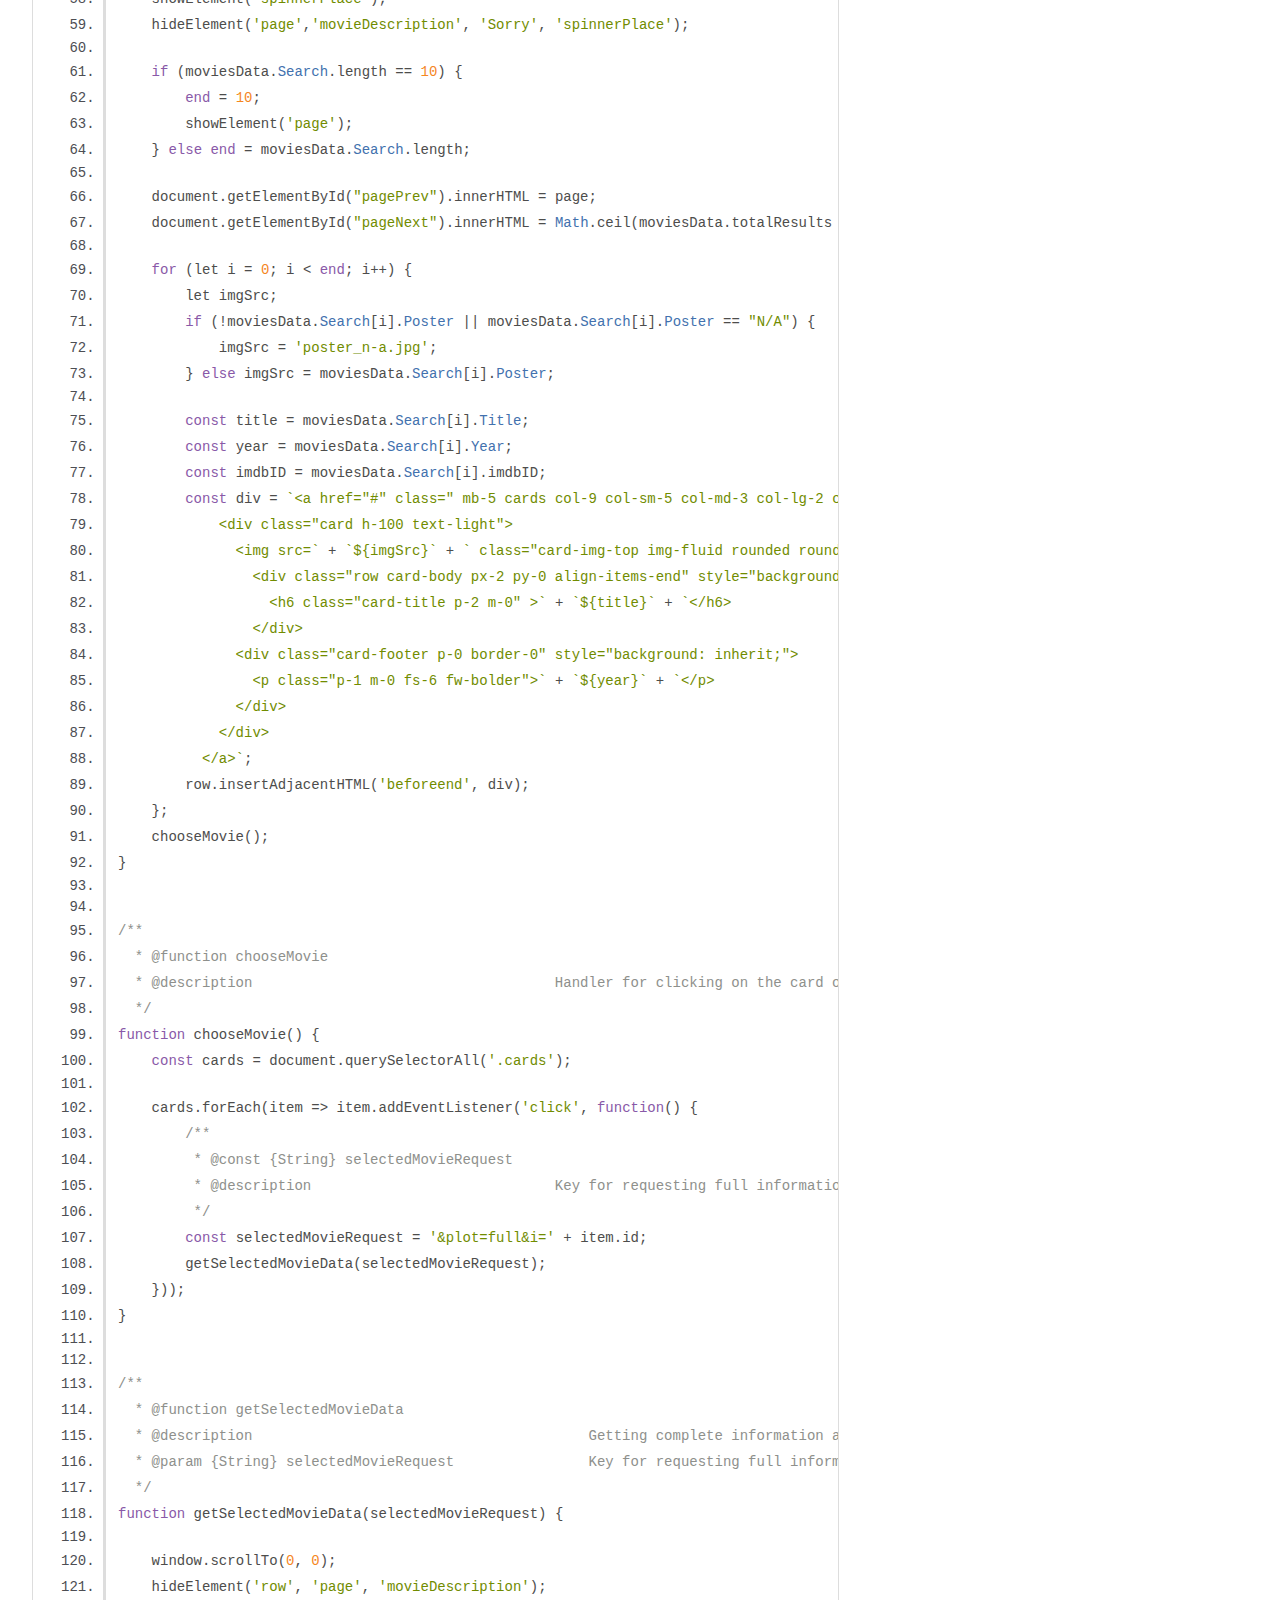
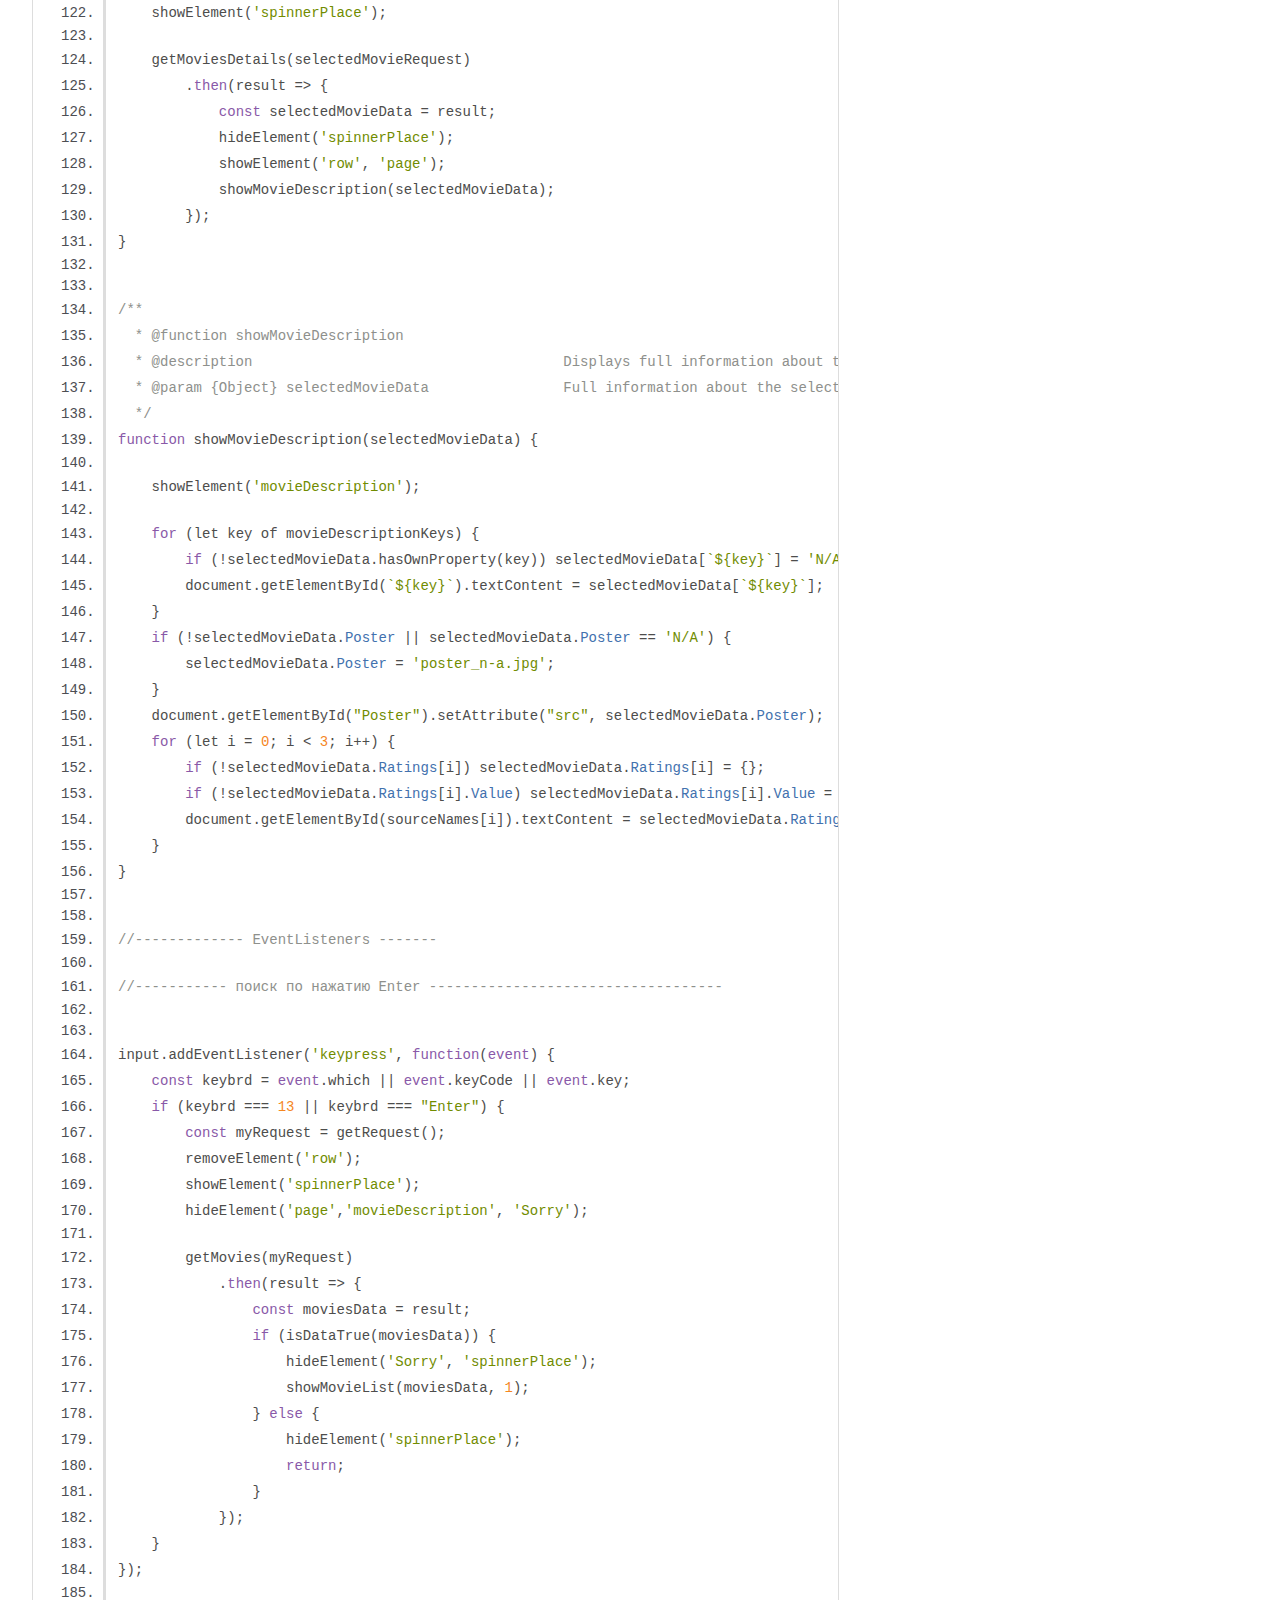
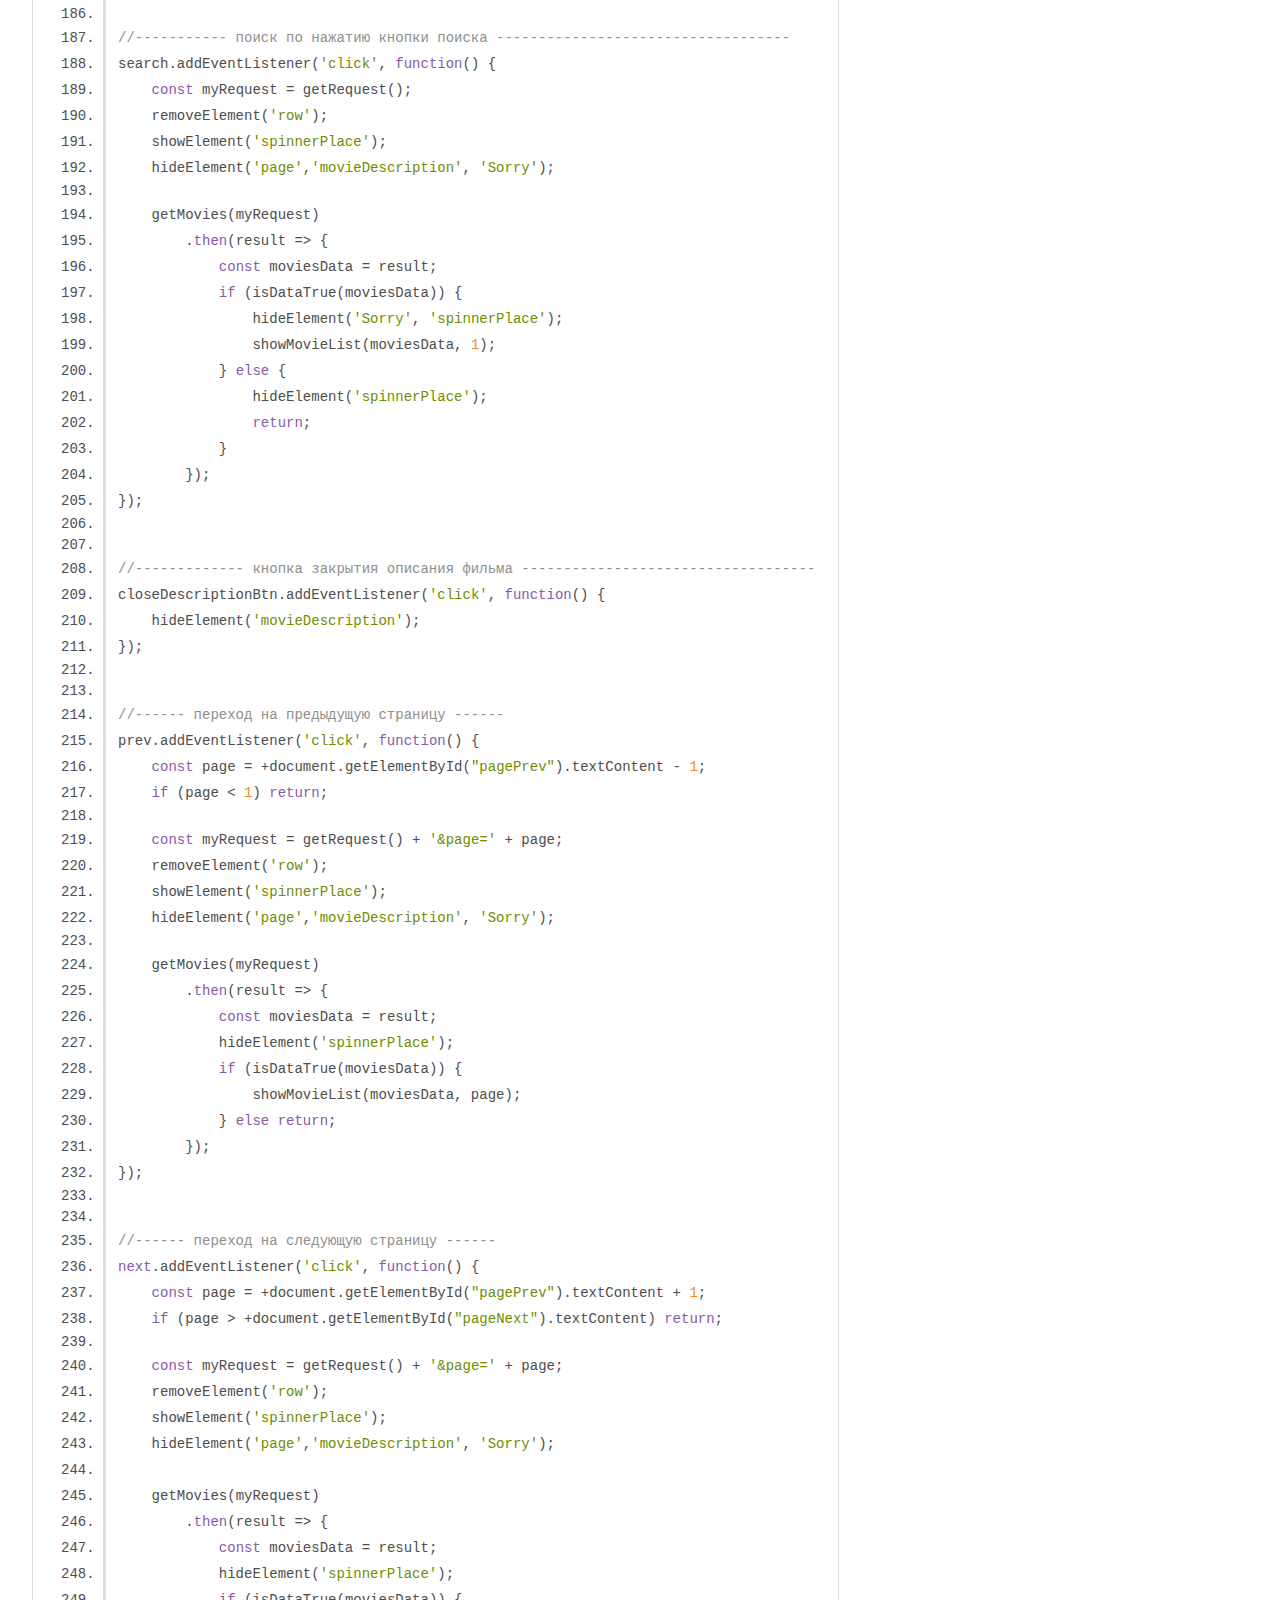
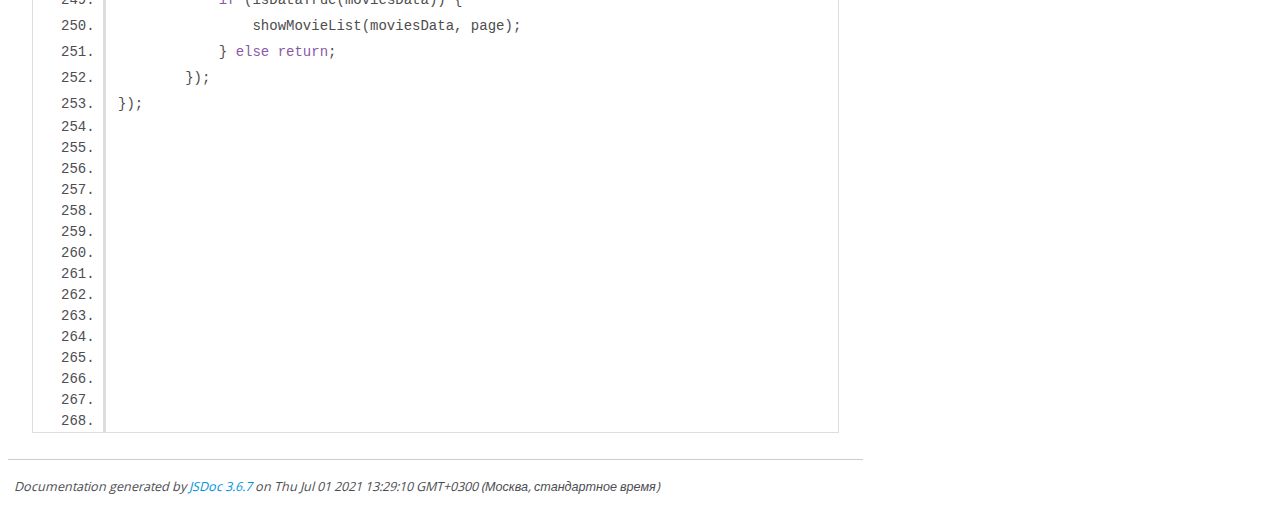
<file: MovieSearcher-JS/doc/index.js.html>
<!DOCTYPE html>
<html lang="en">
<head>
    <meta charset="utf-8">
    <title>JSDoc: Source: index.js</title>

    <script src="scripts/prettify/prettify.js"> </script>
    <script src="scripts/prettify/lang-css.js"> </script>
    <!--[if lt IE 9]>
      <script src="//html5shiv.googlecode.com/svn/trunk/html5.js"></script>
    <![endif]-->
    <link type="text/css" rel="stylesheet" href="styles/prettify-tomorrow.css">
    <link type="text/css" rel="stylesheet" href="styles/jsdoc-default.css">
</head>

<body>

<div id="main">

    <h1 class="page-title">Source: index.js</h1>

    



    
    <section>
        <article>
            <pre class="prettyprint source linenums"><code>import { getValue, removeElement, hideElement, showElement } from './utils.js';
import { getMovies, getMoviesDetails } from './api.js';

/**
  * @const {String[]} movieDescriptionKeys
  * @description                                Array of keys for displaying full information about the selected movie 
  */
const movieDescriptionKeys = ['Title', 'Year', 'Rated', 'Released', 'Runtime', 'Genre', 'Director', 'Writer', 'Actors', 'Plot', 'Language', 'Country', 'Awards', 'Metascore', 'imdbRating', 'imdbVotes', 'imdbID', 'Type', 'DVD', 'BoxOffice', 'Production', 'Website'];

/**
  * @const {String[]} sourceNames
  * @description                                Array of keys for displaying complete information about the ratings of the selected movie
  */
const sourceNames = ['Internet Movie Database', 'Rotten Tomatoes', 'Metacritic'];


/**
  * @function getRequest
  * @description                    Receives entered data from input box and radio button, forms and returns search request entered by the user
  * @return {String} myRequest      Search request entered by the user
  */
function getRequest() {
    const titleValue = getValue('#input');
    const typeValue = getValue('input[name="radio"]:checked');
    const myRequest = '&amp;s=' + titleValue + typeValue;
    return myRequest;
};


/**
  * @function isDataTrue
  * @description                    Checks data received from API
  * @param {Object} data            Data received from API
  * @return {Boolean}               Return true or false
  */
function isDataTrue(data) {
    if (data.Response === 'False' || !data.Response) {
        showElement('Sorry');
        document.getElementById('Sorry').textContent = `Oh... can't find anything. Try again ;)`;
        document.getElementById('input').value = '';
        hideElement('page');
        return false;
    } else {
        return true;
    }
}

/**
  * @function showMovieList
  * @description                            Displays cards of movies found by query
  * @param {Object} moviesData              Data received from API
  * @param {Number} p                       Current page number in pagination
  */
function showMovieList(moviesData, p) {
    const page = p;
    let end;
    removeElement('row');
    showElement('spinnerPlace');
    hideElement('page','movieDescription', 'Sorry', 'spinnerPlace');

    if (moviesData.Search.length == 10) {
        end = 10;
        showElement('page');
    } else end = moviesData.Search.length;

    document.getElementById("pagePrev").innerHTML = page;
    document.getElementById("pageNext").innerHTML = Math.ceil(moviesData.totalResults / 10);

    for (let i = 0; i &lt; end; i++) {
        let imgSrc;
        if (!moviesData.Search[i].Poster || moviesData.Search[i].Poster == "N/A") {
            imgSrc = 'poster_n-a.jpg';
        } else imgSrc = moviesData.Search[i].Poster;

        const title = moviesData.Search[i].Title;
        const year = moviesData.Search[i].Year;
        const imdbID = moviesData.Search[i].imdbID;
        const div = `&lt;a href="#" class=" mb-5 cards col-9 col-sm-5 col-md-3 col-lg-2 col-xxl-1 mx-2 mb-3 mx-xxl-0 px-xl-4 px-xxl-0" id=` + `${imdbID}` + `>
            &lt;div class="card h-100 text-light">
              &lt;img src=` + `${imgSrc}` + ` class="card-img-top img-fluid rounded rounded-bottom-0" alt="...">
                &lt;div class="row card-body px-2 py-0 align-items-end" style="background: inherit;">
                  &lt;h6 class="card-title p-2 m-0" >` + `${title}` + `&lt;/h6>
                &lt;/div>
              &lt;div class="card-footer p-0 border-0" style="background: inherit;"> 
                &lt;p class="p-1 m-0 fs-6 fw-bolder">` + `${year}` + `&lt;/p>
              &lt;/div>
            &lt;/div>
          &lt;/a>`;
        row.insertAdjacentHTML('beforeend', div);
    };
    chooseMovie(); 
}


/**
  * @function chooseMovie
  * @description                                    Handler for clicking on the card of the selected movie to get full information about the movie
  */
function chooseMovie() {
    const cards = document.querySelectorAll('.cards');

    cards.forEach(item => item.addEventListener('click', function() {
        /**
         * @const {String} selectedMovieRequest
         * @description                             Key for requesting full information about the movie from the API 
         */
        const selectedMovieRequest = '&amp;plot=full&amp;i=' + item.id;
        getSelectedMovieData(selectedMovieRequest);
    }));
}


/**
  * @function getSelectedMovieData
  * @description                                        Getting complete information about the selected movie from the API
  * @param {String} selectedMovieRequest                Key for requesting full information about the movie from the API 
  */
function getSelectedMovieData(selectedMovieRequest) {

    window.scrollTo(0, 0);
    hideElement('row', 'page', 'movieDescription');
    showElement('spinnerPlace');

    getMoviesDetails(selectedMovieRequest)
        .then(result => {
            const selectedMovieData = result;
            hideElement('spinnerPlace');
            showElement('row', 'page');
            showMovieDescription(selectedMovieData);
        });
}


/**
  * @function showMovieDescription
  * @description                                     Displays full information about the selected movie
  * @param {Object} selectedMovieData                Full information about the selected movie from the API 
  */
function showMovieDescription(selectedMovieData) {

    showElement('movieDescription');

    for (let key of movieDescriptionKeys) {
        if (!selectedMovieData.hasOwnProperty(key)) selectedMovieData[`${key}`] = 'N/A';
        document.getElementById(`${key}`).textContent = selectedMovieData[`${key}`];
    }
    if (!selectedMovieData.Poster || selectedMovieData.Poster == 'N/A') {
        selectedMovieData.Poster = 'poster_n-a.jpg';
    }
    document.getElementById("Poster").setAttribute("src", selectedMovieData.Poster);
    for (let i = 0; i &lt; 3; i++) {
        if (!selectedMovieData.Ratings[i]) selectedMovieData.Ratings[i] = {};
        if (!selectedMovieData.Ratings[i].Value) selectedMovieData.Ratings[i].Value = 'N/A';
        document.getElementById(sourceNames[i]).textContent = selectedMovieData.Ratings[i].Value;
    }
}


//------------- EventListeners -------

//----------- поиск по нажатию Enter -----------------------------------


input.addEventListener('keypress', function(event) {
    const keybrd = event.which || event.keyCode || event.key;
    if (keybrd === 13 || keybrd === "Enter") {
        const myRequest = getRequest();
        removeElement('row');
        showElement('spinnerPlace');
        hideElement('page','movieDescription', 'Sorry');

        getMovies(myRequest)
            .then(result => {
                const moviesData = result;
                if (isDataTrue(moviesData)) {
                    hideElement('Sorry', 'spinnerPlace');
                    showMovieList(moviesData, 1);
                } else {
                    hideElement('spinnerPlace');
                    return;
                }
            });
    }
});


//----------- поиск по нажатию кнопки поиска -----------------------------------
search.addEventListener('click', function() {
    const myRequest = getRequest();
    removeElement('row');
    showElement('spinnerPlace');
    hideElement('page','movieDescription', 'Sorry');

    getMovies(myRequest)
        .then(result => {
            const moviesData = result;
            if (isDataTrue(moviesData)) {
                hideElement('Sorry', 'spinnerPlace');
                showMovieList(moviesData, 1);
            } else {
                hideElement('spinnerPlace');
                return;
            }
        });
});


//------------- кнопка закрытия описания фильма -----------------------------------
closeDescriptionBtn.addEventListener('click', function() {
    hideElement('movieDescription');
});


//------ переход на предыдущую страницу ------
prev.addEventListener('click', function() {
    const page = +document.getElementById("pagePrev").textContent - 1;
    if (page &lt; 1) return;

    const myRequest = getRequest() + '&amp;page=' + page;
    removeElement('row');
    showElement('spinnerPlace');
    hideElement('page','movieDescription', 'Sorry');

    getMovies(myRequest)
        .then(result => {
            const moviesData = result;
            hideElement('spinnerPlace');
            if (isDataTrue(moviesData)) {
                showMovieList(moviesData, page);
            } else return;
        });
});


//------ переход на следующую страницу ------
next.addEventListener('click', function() {
    const page = +document.getElementById("pagePrev").textContent + 1;
    if (page > +document.getElementById("pageNext").textContent) return;

    const myRequest = getRequest() + '&amp;page=' + page;
    removeElement('row');
    showElement('spinnerPlace');
    hideElement('page','movieDescription', 'Sorry');
    
    getMovies(myRequest)
        .then(result => {
            const moviesData = result;
            hideElement('spinnerPlace');
            if (isDataTrue(moviesData)) {
                showMovieList(moviesData, page);
            } else return;
        });
});















</code></pre>
        </article>
    </section>




</div>

<nav>
    <h2><a href="index.html">Home</a></h2><h3>Global</h3><ul><li><a href="global.html#apiURL">apiURL</a></li><li><a href="global.html#chooseMovie">chooseMovie</a></li><li><a href="global.html#getApiData">getApiData</a></li><li><a href="global.html#getMovies">getMovies</a></li><li><a href="global.html#getMoviesDetails">getMoviesDetails</a></li><li><a href="global.html#getRequest">getRequest</a></li><li><a href="global.html#getSelectedMovieData">getSelectedMovieData</a></li><li><a href="global.html#getValue">getValue</a></li><li><a href="global.html#hideElement">hideElement</a></li><li><a href="global.html#isDataTrue">isDataTrue</a></li><li><a href="global.html#movieDescriptionKeys">movieDescriptionKeys</a></li><li><a href="global.html#removeElement">removeElement</a></li><li><a href="global.html#selectedMovieRequest">selectedMovieRequest</a></li><li><a href="global.html#showElement">showElement</a></li><li><a href="global.html#showMovieDescription">showMovieDescription</a></li><li><a href="global.html#showMovieList">showMovieList</a></li><li><a href="global.html#sourceNames">sourceNames</a></li></ul>
</nav>

<br class="clear">

<footer>
    Documentation generated by <a href="https://github.com/jsdoc/jsdoc">JSDoc 3.6.7</a> on Thu Jul 01 2021 13:29:10 GMT+0300 (Москва, стандартное время)
</footer>

<script> prettyPrint(); </script>
<script src="scripts/linenumber.js"> </script>
</body>
</html>
</file>
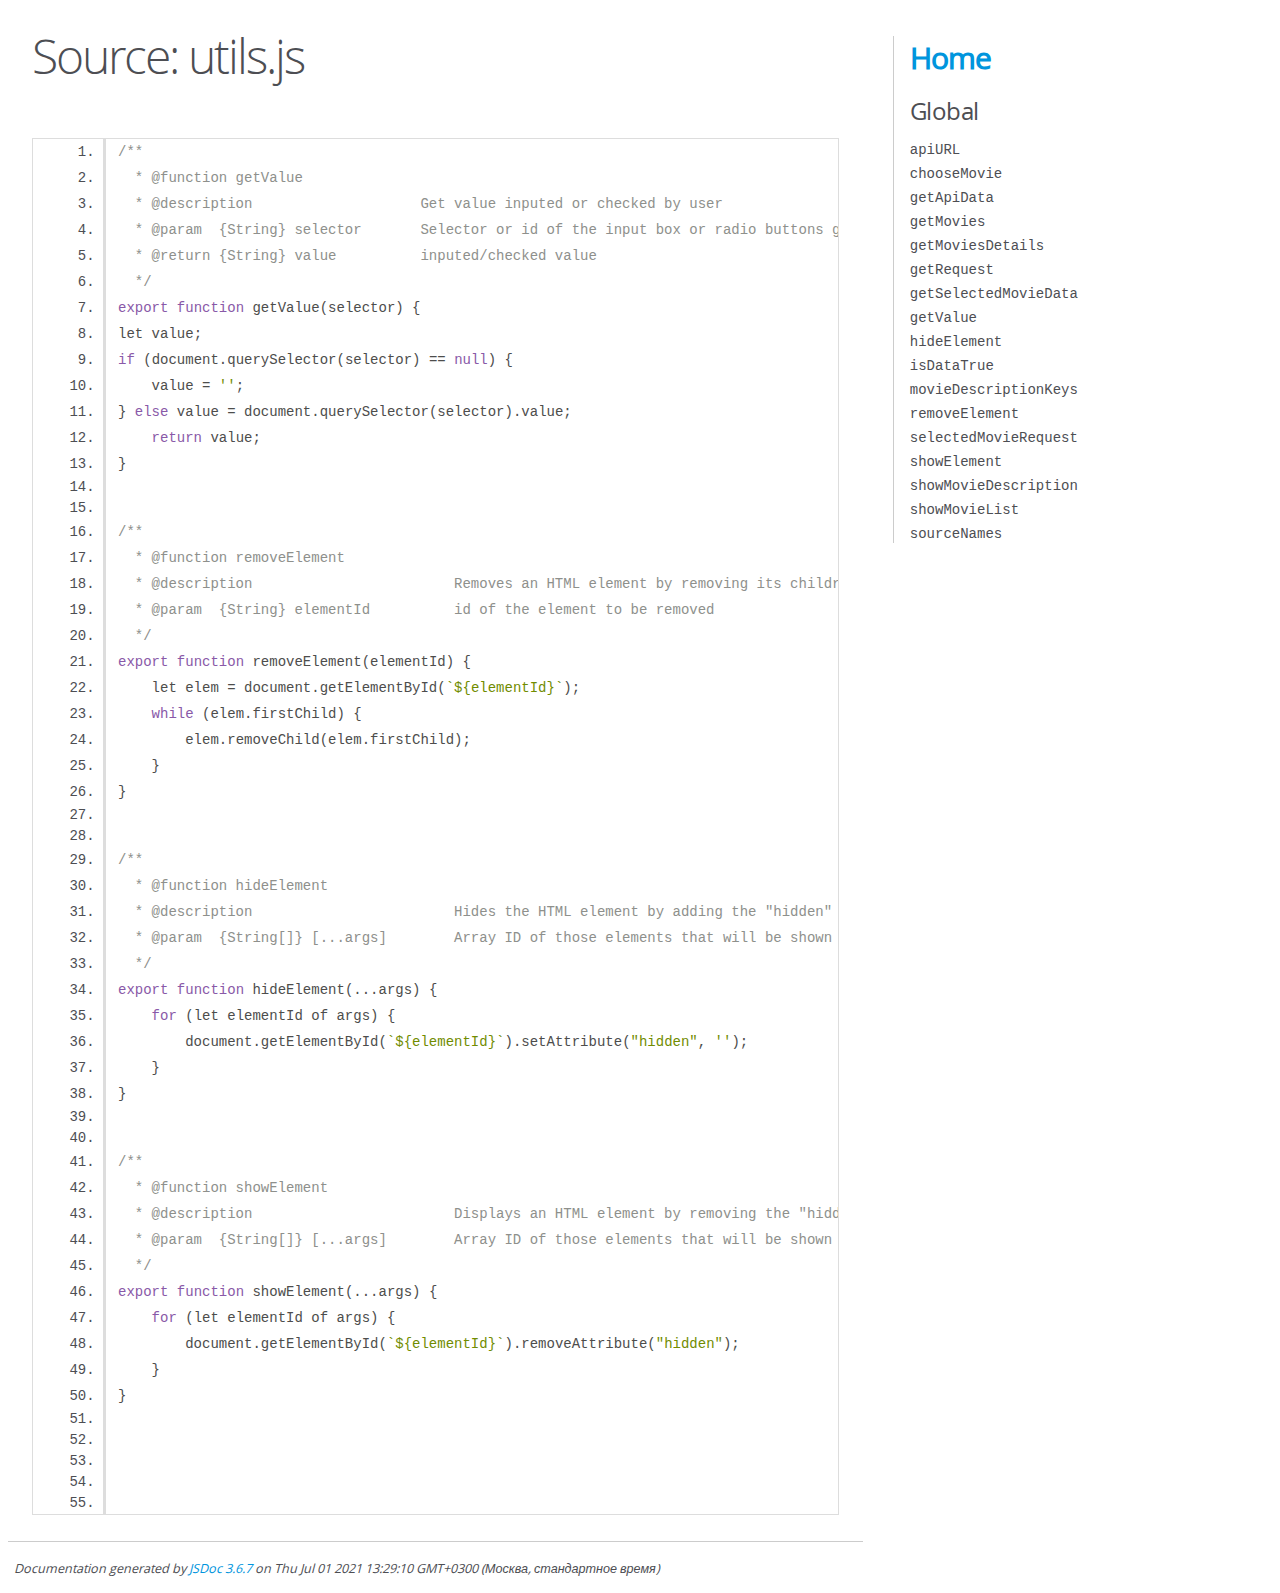
<file: MovieSearcher-JS/doc/utils.js.html>
<!DOCTYPE html>
<html lang="en">
<head>
    <meta charset="utf-8">
    <title>JSDoc: Source: utils.js</title>

    <script src="scripts/prettify/prettify.js"> </script>
    <script src="scripts/prettify/lang-css.js"> </script>
    <!--[if lt IE 9]>
      <script src="//html5shiv.googlecode.com/svn/trunk/html5.js"></script>
    <![endif]-->
    <link type="text/css" rel="stylesheet" href="styles/prettify-tomorrow.css">
    <link type="text/css" rel="stylesheet" href="styles/jsdoc-default.css">
</head>

<body>

<div id="main">

    <h1 class="page-title">Source: utils.js</h1>

    



    
    <section>
        <article>
            <pre class="prettyprint source linenums"><code>/**
  * @function getValue
  * @description                    Get value inputed or checked by user
  * @param  {String} selector       Selector or id of the input box or radio buttons group
  * @return {String} value          inputed/checked value
  */
export function getValue(selector) {
let value;
if (document.querySelector(selector) == null) {
    value = '';
} else value = document.querySelector(selector).value;
    return value;
}


/**
  * @function removeElement  
  * @description                        Removes an HTML element by removing its children
  * @param  {String} elementId          id of the element to be removed
  */
export function removeElement(elementId) {
    let elem = document.getElementById(`${elementId}`);
    while (elem.firstChild) {
        elem.removeChild(elem.firstChild);
    }
}


/**
  * @function hideElement 
  * @description                        Hides the HTML element by adding the "hidden" attribute
  * @param  {String[]} [...args]        Array ID of those elements that will be shown
  */
export function hideElement(...args) {
    for (let elementId of args) {
        document.getElementById(`${elementId}`).setAttribute("hidden", '');
    }
}


/**
  * @function showElement
  * @description                        Displays an HTML element by removing the "hidden" attribute
  * @param  {String[]} [...args]        Array ID of those elements that will be shown
  */
export function showElement(...args) {
    for (let elementId of args) {
        document.getElementById(`${elementId}`).removeAttribute("hidden");
    }
}





</code></pre>
        </article>
    </section>




</div>

<nav>
    <h2><a href="index.html">Home</a></h2><h3>Global</h3><ul><li><a href="global.html#apiURL">apiURL</a></li><li><a href="global.html#chooseMovie">chooseMovie</a></li><li><a href="global.html#getApiData">getApiData</a></li><li><a href="global.html#getMovies">getMovies</a></li><li><a href="global.html#getMoviesDetails">getMoviesDetails</a></li><li><a href="global.html#getRequest">getRequest</a></li><li><a href="global.html#getSelectedMovieData">getSelectedMovieData</a></li><li><a href="global.html#getValue">getValue</a></li><li><a href="global.html#hideElement">hideElement</a></li><li><a href="global.html#isDataTrue">isDataTrue</a></li><li><a href="global.html#movieDescriptionKeys">movieDescriptionKeys</a></li><li><a href="global.html#removeElement">removeElement</a></li><li><a href="global.html#selectedMovieRequest">selectedMovieRequest</a></li><li><a href="global.html#showElement">showElement</a></li><li><a href="global.html#showMovieDescription">showMovieDescription</a></li><li><a href="global.html#showMovieList">showMovieList</a></li><li><a href="global.html#sourceNames">sourceNames</a></li></ul>
</nav>

<br class="clear">

<footer>
    Documentation generated by <a href="https://github.com/jsdoc/jsdoc">JSDoc 3.6.7</a> on Thu Jul 01 2021 13:29:10 GMT+0300 (Москва, стандартное время)
</footer>

<script> prettyPrint(); </script>
<script src="scripts/linenumber.js"> </script>
</body>
</html>
</file>
<file: MovieSearcher-JS/doc/styles/prettify-tomorrow.css>
/* Tomorrow Theme */
/* Original theme - https://github.com/chriskempson/tomorrow-theme */
/* Pretty printing styles. Used with prettify.js. */
/* SPAN elements with the classes below are added by prettyprint. */
/* plain text */
.pln {
  color: #4d4d4c; }

@media screen {
  /* string content */
  .str {
    color: #718c00; }

  /* a keyword */
  .kwd {
    color: #8959a8; }

  /* a comment */
  .com {
    color: #8e908c; }

  /* a type name */
  .typ {
    color: #4271ae; }

  /* a literal value */
  .lit {
    color: #f5871f; }

  /* punctuation */
  .pun {
    color: #4d4d4c; }

  /* lisp open bracket */
  .opn {
    color: #4d4d4c; }

  /* lisp close bracket */
  .clo {
    color: #4d4d4c; }

  /* a markup tag name */
  .tag {
    color: #c82829; }

  /* a markup attribute name */
  .atn {
    color: #f5871f; }

  /* a markup attribute value */
  .atv {
    color: #3e999f; }

  /* a declaration */
  .dec {
    color: #f5871f; }

  /* a variable name */
  .var {
    color: #c82829; }

  /* a function name */
  .fun {
    color: #4271ae; } }
/* Use higher contrast and text-weight for printable form. */
@media print, projection {
  .str {
    color: #060; }

  .kwd {
    color: #006;
    font-weight: bold; }

  .com {
    color: #600;
    font-style: italic; }

  .typ {
    color: #404;
    font-weight: bold; }

  .lit {
    color: #044; }

  .pun, .opn, .clo {
    color: #440; }

  .tag {
    color: #006;
    font-weight: bold; }

  .atn {
    color: #404; }

  .atv {
    color: #060; } }
/* Style */
/*
pre.prettyprint {
  background: white;
  font-family: Consolas, Monaco, 'Andale Mono', monospace;
  font-size: 12px;
  line-height: 1.5;
  border: 1px solid #ccc;
  padding: 10px; }
*/

/* Specify class=linenums on a pre to get line numbering */
ol.linenums {
  margin-top: 0;
  margin-bottom: 0; }

/* IE indents via margin-left */
li.L0,
li.L1,
li.L2,
li.L3,
li.L4,
li.L5,
li.L6,
li.L7,
li.L8,
li.L9 {
  /* */ }

/* Alternate shading for lines */
li.L1,
li.L3,
li.L5,
li.L7,
li.L9 {
  /* */ }
</file>
<file: MovieSearcher-JS/doc/styles/jsdoc-default.css>
@font-face {
    font-family: 'Open Sans';
    font-weight: normal;
    font-style: normal;
    src: url('../fonts/OpenSans-Regular-webfont.eot');
    src:
        local('Open Sans'),
        local('OpenSans'),
        url('../fonts/OpenSans-Regular-webfont.eot?#iefix') format('embedded-opentype'),
        url('../fonts/OpenSans-Regular-webfont.woff') format('woff'),
        url('../fonts/OpenSans-Regular-webfont.svg#open_sansregular') format('svg');
}

@font-face {
    font-family: 'Open Sans Light';
    font-weight: normal;
    font-style: normal;
    src: url('../fonts/OpenSans-Light-webfont.eot');
    src:
        local('Open Sans Light'),
        local('OpenSans Light'),
        url('../fonts/OpenSans-Light-webfont.eot?#iefix') format('embedded-opentype'),
        url('../fonts/OpenSans-Light-webfont.woff') format('woff'),
        url('../fonts/OpenSans-Light-webfont.svg#open_sanslight') format('svg');
}

html
{
    overflow: auto;
    background-color: #fff;
    font-size: 14px;
}

body
{
    font-family: 'Open Sans', sans-serif;
    line-height: 1.5;
    color: #4d4e53;
    background-color: white;
}

a, a:visited, a:active {
    color: #0095dd;
    text-decoration: none;
}

a:hover {
    text-decoration: underline;
}

header
{
    display: block;
    padding: 0px 4px;
}

tt, code, kbd, samp {
    font-family: Consolas, Monaco, 'Andale Mono', monospace;
}

.class-description {
    font-size: 130%;
    line-height: 140%;
    margin-bottom: 1em;
    margin-top: 1em;
}

.class-description:empty {
    margin: 0;
}

#main {
    float: left;
    width: 70%;
}

article dl {
    margin-bottom: 40px;
}

article img {
  max-width: 100%;
}

section
{
    display: block;
    background-color: #fff;
    padding: 12px 24px;
    border-bottom: 1px solid #ccc;
    margin-right: 30px;
}

.variation {
    display: none;
}

.signature-attributes {
    font-size: 60%;
    color: #aaa;
    font-style: italic;
    font-weight: lighter;
}

nav
{
    display: block;
    float: right;
    margin-top: 28px;
    width: 30%;
    box-sizing: border-box;
    border-left: 1px solid #ccc;
    padding-left: 16px;
}

nav ul {
    font-family: 'Lucida Grande', 'Lucida Sans Unicode', arial, sans-serif;
    font-size: 100%;
    line-height: 17px;
    padding: 0;
    margin: 0;
    list-style-type: none;
}

nav ul a, nav ul a:visited, nav ul a:active {
    font-family: Consolas, Monaco, 'Andale Mono', monospace;
    line-height: 18px;
    color: #4D4E53;
}

nav h3 {
    margin-top: 12px;
}

nav li {
    margin-top: 6px;
}

footer {
    display: block;
    padding: 6px;
    margin-top: 12px;
    font-style: italic;
    font-size: 90%;
}

h1, h2, h3, h4 {
    font-weight: 200;
    margin: 0;
}

h1
{
    font-family: 'Open Sans Light', sans-serif;
    font-size: 48px;
    letter-spacing: -2px;
    margin: 12px 24px 20px;
}

h2, h3.subsection-title
{
    font-size: 30px;
    font-weight: 700;
    letter-spacing: -1px;
    margin-bottom: 12px;
}

h3
{
    font-size: 24px;
    letter-spacing: -0.5px;
    margin-bottom: 12px;
}

h4
{
    font-size: 18px;
    letter-spacing: -0.33px;
    margin-bottom: 12px;
    color: #4d4e53;
}

h5, .container-overview .subsection-title
{
    font-size: 120%;
    font-weight: bold;
    letter-spacing: -0.01em;
    margin: 8px 0 3px 0;
}

h6
{
    font-size: 100%;
    letter-spacing: -0.01em;
    margin: 6px 0 3px 0;
    font-style: italic;
}

table
{
    border-spacing: 0;
    border: 0;
    border-collapse: collapse;
}

td, th
{
    border: 1px solid #ddd;
    margin: 0px;
    text-align: left;
    vertical-align: top;
    padding: 4px 6px;
    display: table-cell;
}

thead tr
{
    background-color: #ddd;
    font-weight: bold;
}

th { border-right: 1px solid #aaa; }
tr > th:last-child { border-right: 1px solid #ddd; }

.ancestors, .attribs { color: #999; }
.ancestors a, .attribs a
{
    color: #999 !important;
    text-decoration: none;
}

.clear
{
    clear: both;
}

.important
{
    font-weight: bold;
    color: #950B02;
}

.yes-def {
    text-indent: -1000px;
}

.type-signature {
    color: #aaa;
}

.name, .signature {
    font-family: Consolas, Monaco, 'Andale Mono', monospace;
}

.details { margin-top: 14px; border-left: 2px solid #DDD; }
.details dt { width: 120px; float: left; padding-left: 10px;  padding-top: 6px; }
.details dd { margin-left: 70px; }
.details ul { margin: 0; }
.details ul { list-style-type: none; }
.details li { margin-left: 30px; padding-top: 6px; }
.details pre.prettyprint { margin: 0 }
.details .object-value { padding-top: 0; }

.description {
    margin-bottom: 1em;
    margin-top: 1em;
}

.code-caption
{
    font-style: italic;
    font-size: 107%;
    margin: 0;
}

.source
{
    border: 1px solid #ddd;
    width: 80%;
    overflow: auto;
}

.prettyprint.source {
    width: inherit;
}

.source code
{
    font-size: 100%;
    line-height: 18px;
    display: block;
    padding: 4px 12px;
    margin: 0;
    background-color: #fff;
    color: #4D4E53;
}

.prettyprint code span.line
{
  display: inline-block;
}

.prettyprint.linenums
{
  padding-left: 70px;
  -webkit-user-select: none;
  -moz-user-select: none;
  -ms-user-select: none;
  user-select: none;
}

.prettyprint.linenums ol
{
  padding-left: 0;
}

.prettyprint.linenums li
{
  border-left: 3px #ddd solid;
}

.prettyprint.linenums li.selected,
.prettyprint.linenums li.selected *
{
  background-color: lightyellow;
}

.prettyprint.linenums li *
{
  -webkit-user-select: text;
  -moz-user-select: text;
  -ms-user-select: text;
  user-select: text;
}

.params .name, .props .name, .name code {
    color: #4D4E53;
    font-family: Consolas, Monaco, 'Andale Mono', monospace;
    font-size: 100%;
}

.params td.description > p:first-child,
.props td.description > p:first-child
{
    margin-top: 0;
    padding-top: 0;
}

.params td.description > p:last-child,
.props td.description > p:last-child
{
    margin-bottom: 0;
    padding-bottom: 0;
}

.disabled {
    color: #454545;
}
</file>
